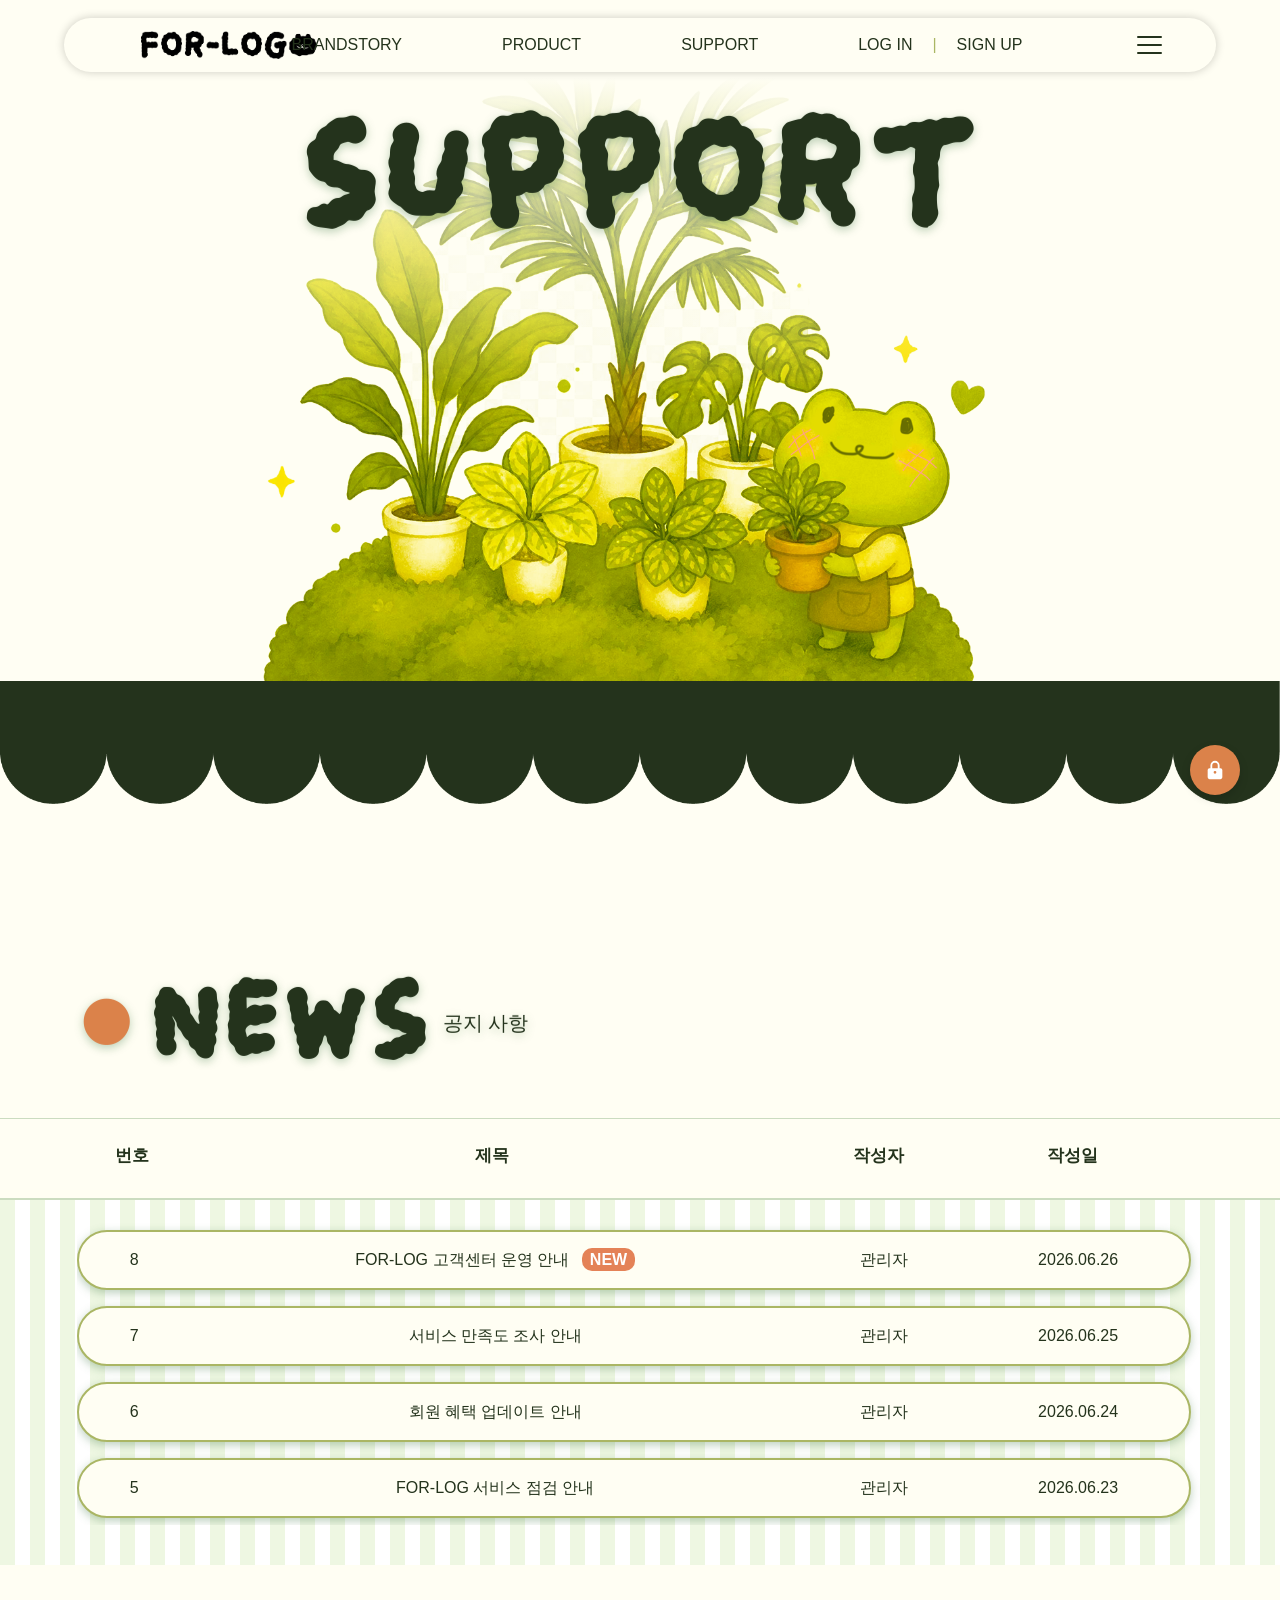
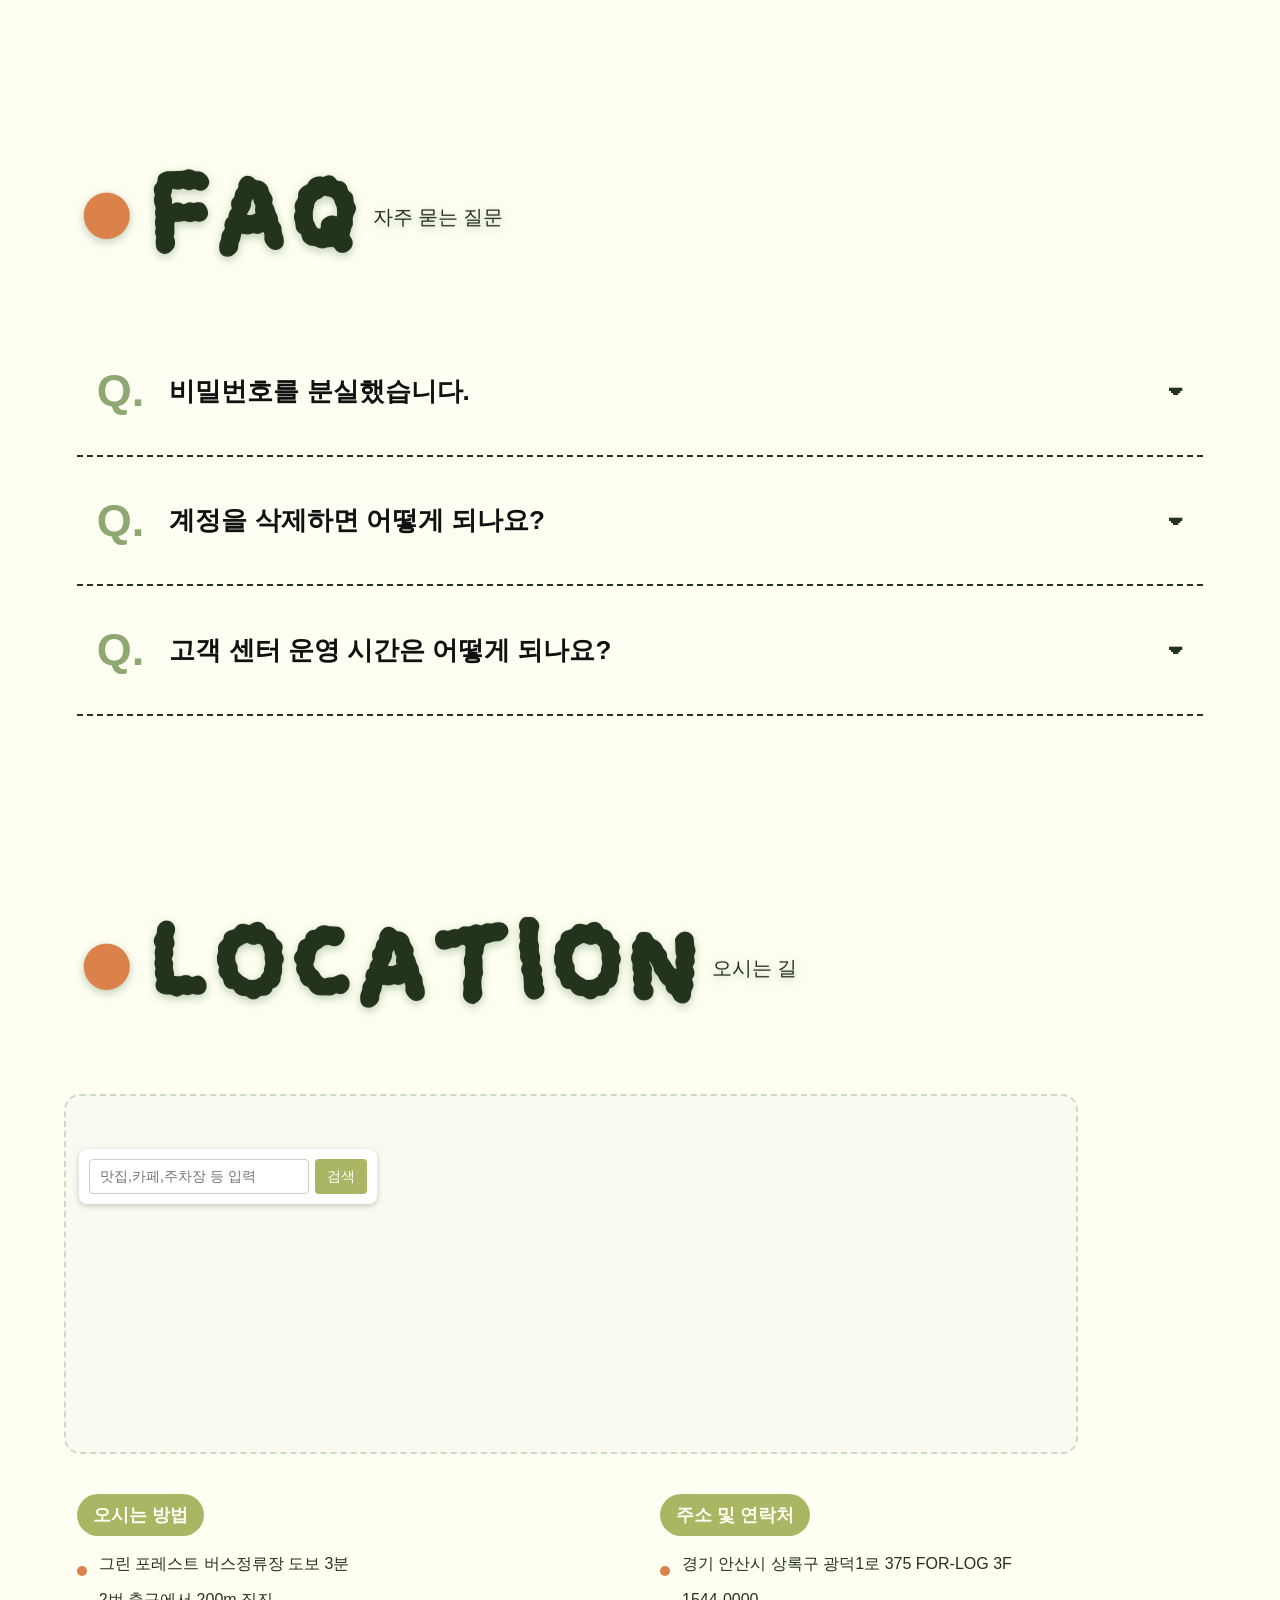
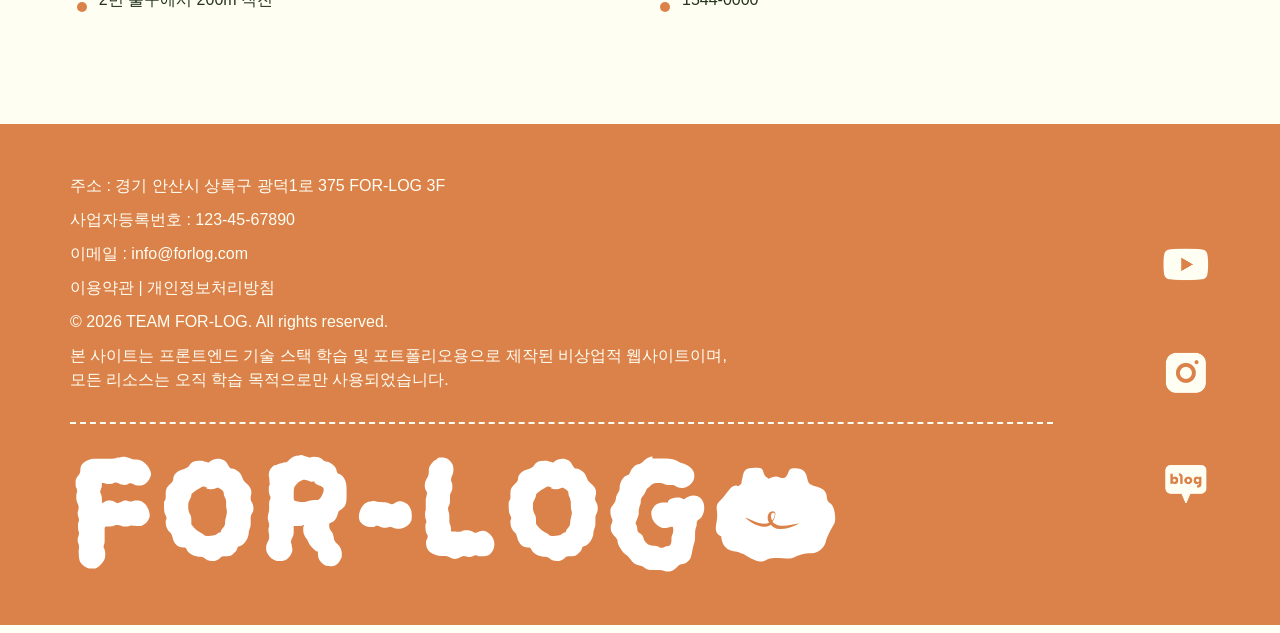
<file: support/index.html>
<!DOCTYPE html>
<html lang="ko">

<head>
    <meta charset="UTF-8">
    <meta name="viewport" content="width=device-width, initial-scale=1.0">
    <script src="https://code.jquery.com/jquery-3.7.1.min.js"></script>
    <title>FOR-LOG | SUPPORT</title>
    <link rel="stylesheet" href="./reset.css">
    <link rel="stylesheet" href="./support.css">
</head>

<body>

    <div id="headers"></div>

    <!-------------- 색션 1 이미지 -------------------->
    <section class="section support-hero-section">
        <!-- 본문 제목에 직접 클래스 추가 -->
        <h1 class="support-main-title scroll-fade">SUPPORT</h1>
        <div class="character-img-box">
            <img src="img/character2 2.png" alt="FOR-LOG character">
        </div>
    </section>

    <!--------------색션 1 물결 패턴---------------- -->
    <div class="scallop-divider">
        <img src="../Home/img/png files(and logo)/pattern-green3.png"/>
    </div>

    <!-------------- 색션 2 공지사항 -------------------->
    <section class="section news-section" id="news">
        <!-- 본문 제목에 직접 클래스 추가 -->
        <h2 class="scroll-fade"><span class="dot">&#8226;</span> NEWS <span>공지 사항</span></h2>
        <div class="news-list-stripe-bg">
            <div class="news-list-wrap">
                <div class="news-table-header-box">
                    <div class="news-table-header-inner">
                        <div class="th-num">번호</div>
                        <div class="th-title">제목</div>
                        <div class="th-author">작성자</div>
                        <div class="th-date">작성일</div>
                    </div>
                </div>
                <div class="news-table-body-inner">
                    <div class="news-item">
                        <div class="td-num">8</div>
                        <div class="td-title">FOR-LOG 고객센터 운영 안내 <span class="badge-new">NEW</span></div>
                        <div class="td-author">관리자</div>
                        <div class="td-date">2026.06.26</div>
                    </div>
                    <div class="news-item">
                        <div class="td-num">7</div>
                        <div class="td-title">서비스 만족도 조사 안내</div>
                        <div class="td-author">관리자</div>
                        <div class="td-date">2026.06.25</div>
                    </div>
                    <div class="news-item">
                        <div class="td-num">6</div>
                        <div class="td-title">회원 혜택 업데이트 안내</div>
                        <div class="td-author">관리자</div>
                        <div class="td-date">2026.06.24</div>
                    </div>
                    <div class="news-item">
                        <div class="td-num">5</div>
                        <div class="td-title">FOR-LOG 서비스 점검 안내</div>
                        <div class="td-author">관리자</div>
                        <div class="td-date">2026.06.23</div>
                    </div>
                    <div class="news-item">
                        <div class="td-num">4</div>
                        <div class="td-title">개인정보처리방침 개정 안내</div>
                        <div class="td-author">관리자</div>
                        <div class="td-date">2026.06.15</div>
                    </div>
                    <div class="news-item">
                        <div class="td-num">3</div>
                        <div class="td-title">액세스 기능 개선 안내</div>
                        <div class="td-author">관리자</div>
                        <div class="td-date">2026.06.01</div>
                    </div>
                    <div class="news-item">
                        <div class="td-num">2</div>
                        <div class="td-title">모바일 앱 환경 최적화 업데이트 완료 안내</div>
                        <div class="td-author">관리자</div>
                        <div class="td-date">2026.05.20</div>
                    </div>
                    <div class="news-item">
                        <div class="td-num">1</div>
                        <div class="td-title">FOR-LOG 정식 서비스 오픈 가이드</div>
                        <div class="td-author">관리자</div>
                        <div class="td-date">2026.05.01</div>
                    </div>
                </div>
            </div>
        </div>
    </section>

    <!----------색션2 팝업 모달창-->
    <div id="newsModal" class="news-modal">
        <div class="news-modal-content">
            <span class="news-modal-close">&times;</span>
            <div class="news-modal-body">
                <div class="modal-top-tag">
                    <span class="modal-dot">&#8226;</span> NEWS <span>공지 사항</span>
                </div>
                <h3 id="modalTitle">공지사항 제목</h3>
                <div class="modal-meta">
                    <span>번호: <strong id="modalNum">-</strong></span>
                    <span>작성자: <strong id="modalAuthor">-</strong></span>
                    <span>작성일: <strong id="modalDate">-</strong></span>
                </div>
                <div class="modal-divider"></div>
                <div id="modalText">공지사항 내용이 들어가는 자리입니다.</div>
            </div>
        </div>
    </div>

    <!-------------- 색션 3 자주묻는질문답변 -------------------->
    <section class="section faq-section" id="faq">
        <!-- 본문 제목에 직접 클래스 추가 -->
        <h2 class="scroll-fade"><span class="dot">&#8226;</span> FAQ <span>자주 묻는 질문</span></h2>
        <div class="faq-accordion">
            <div class="faq-item">
                <div class="faq-question"><span class="q-icon">Q.</span>
                    <p>비밀번호를 분실했습니다.</p><span class="arrow-icon">&#9662;</span>
                </div>
                <div class="faq-answer"><span class="a-icon">A.</span>
                    <p>로그인 페이지의 비밀번호 재설정 링크를 이용해 주세요. 가입하신 이메일 주소로 재설정 메일이 발송됩니다.</p>
                </div>
            </div>
            <div class="faq-item">
                <div class="faq-question"><span class="q-icon">Q.</span>
                    <p>계정을 삭제하면 어떻게 되나요?</p><span class="arrow-icon">&#9662;</span>
                </div>
                <div class="faq-answer"><span class="a-icon">A.</span>
                    <p>계정 정보와 저장된 기록이 영구히 삭제되므로, 중요한 데이터는 미리 백업해 두시기 바랍니다.</p>
                </div>
            </div>
            <div class="faq-item">
                <div class="faq-question"><span class="q-icon">Q.</span>
                    <p>고객 센터 운영 시간은 어떻게 되나요?</p><span class="arrow-icon">&#9662;</span>
                </div>
                <div class="faq-answer"><span class="a-icon">A.</span>
                    <p>FOR-LOG 고객 센터는 평일 10:00부터 17:00까지 운영되며, 점심시간, 주말 및 공휴일은 제외됩니다.</p>
                </div>
            </div>
        </div>
    </section>

    <!-------------- 색션 4 오시는길 -------------------->
    <section class="section location-section" id="location">
        <!-- 本문 제목에 직접 클래스 추가 -->
        <h2 class="scroll-fade"><span class="dot">&#8226;</span> LOCATION <span>오시는 길</span></h2>
        <div class="wave-deco bottom-wave"></div>
        <div style="width: min(90%, 1500px); margin: 0 auto; position: relative;">
            <div class="map-api-box" id="map" style="margin: 40px 0;"></div>
            <div
                style="position: absolute; top: 55px; left: 15px; z-index: 10; display: flex; flex-direction: column; gap: 10px;">
                <div
                    style="background: white; padding: 10px; border-radius: 8px; box-shadow: 0 2px 6px rgba(0,0,0,0.2); display: flex; gap: 6px;">
                    <input type="text" id="keyword" placeholder="맛집,카페,주차장 등 입력"
                        style="border: 1px solid #ccc; padding: 6px 10px; border-radius: 4px; font-size: 14px; width: 220px;">
                    <button onclick="searchPlaces()"
                        style="background: var(--main-color, #2C4224); color: white; border: none; padding: 6px 12px; border-radius: 4px; cursor: pointer; font-size: 14px;">검색</button>
                </div>
                <div id="menu_wrap"
                    style="background: white; border-radius: 8px; box-shadow: 0 2px 6px rgba(0,0,0,0.2); max-height: 300px; overflow-y: auto; display: none; padding: 10px; position: relative; width: 240px;">
                    <button onclick="closePlacesList()"
                        style="position: absolute; top: 8px; right: 10px; background: none; border: none; font-size: 16px; font-weight: bold; color: #999; cursor: pointer; z-index: 20;">✕</button>
                    <ul id="placesList" style="list-style: none; padding: 0; margin: 20px 0 0 0;"></ul>
                    <div id="pagination" style="margin-top: 10px; text-align: center;"></div>
                </div>
            </div>
        </div>

        <div class="location-info-container">
            <div class="info-inner">
                <div class="info-block">
                    <div class="info-tag-title">오시는 방법</div>
                    <div class="info-row"><span class="icon"></span>
                        <p>그린 포레스트 버스정류장 도보 3분</p>
                    </div>
                    <div class="info-row"><span class="icon"></span>
                        <p>2번 출구에서 200m 직진</p>
                    </div>
                </div>
                <div class="info-block">
                    <div class="info-tag-title">주소 및 연락처</div>
                    <div class="info-row"><span class="icon"></span>
                        <p>경기 안산시 상록구 광덕1로 375 FOR-LOG 3F</p>
                    </div>
                    <div class="info-row"><span class="icon"></span>
                        <p>1544-0000</p>
                    </div>
                </div>
            </div>
        </div>
    </section>

    <div id="footer"></div>

    <!-------------- 마우스 커서 효과 연결 -------------------->
    <div class="roundG4"></div>
    <script src="../products/mouseEffect.js"></script>

    <!------------스크립트 연결------------>
    <script type="text/javascript"
        src="https://dapi.kakao.com/v2/maps/sdk.js?appkey=f31372f50de7327023abf3be4282e61c&libraries=services"></script>
    <script src="./support.js"></script>
    <script src="../common/header.js"></script>
</body>
</html>
</file>
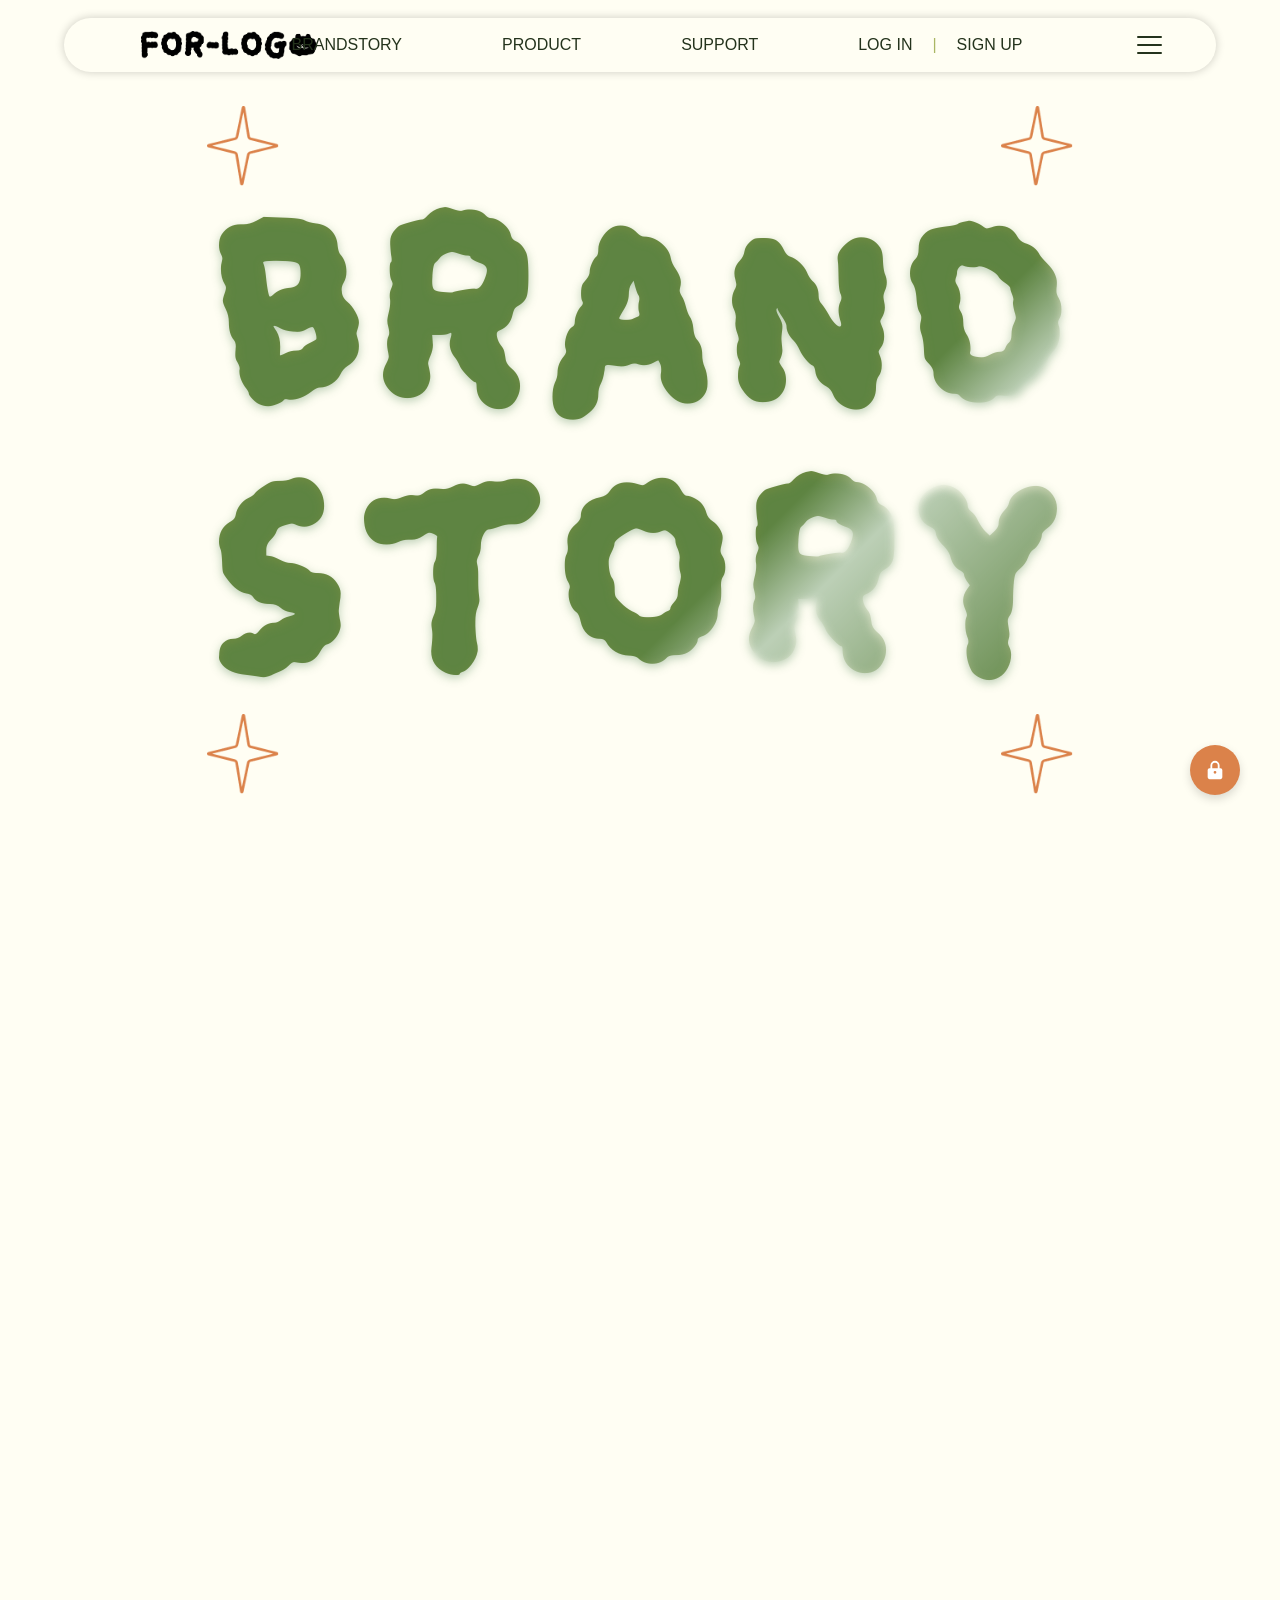
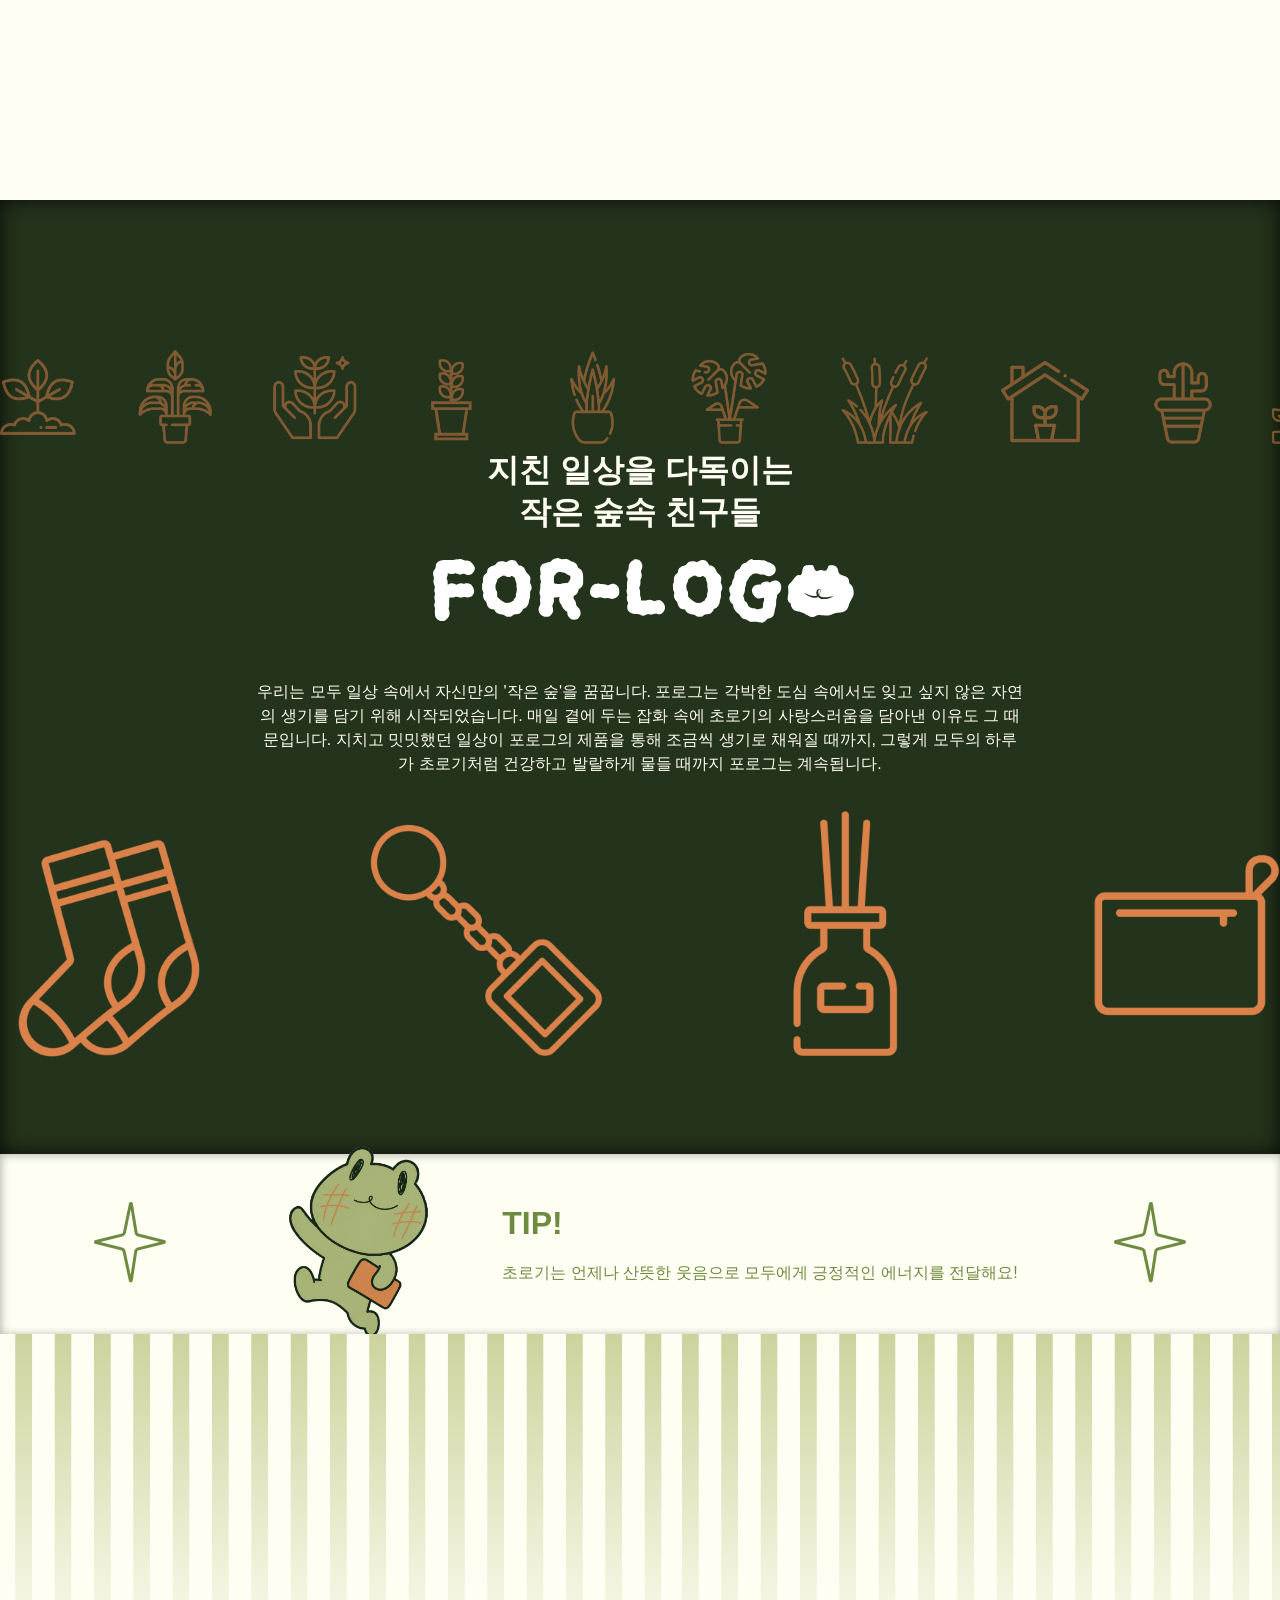
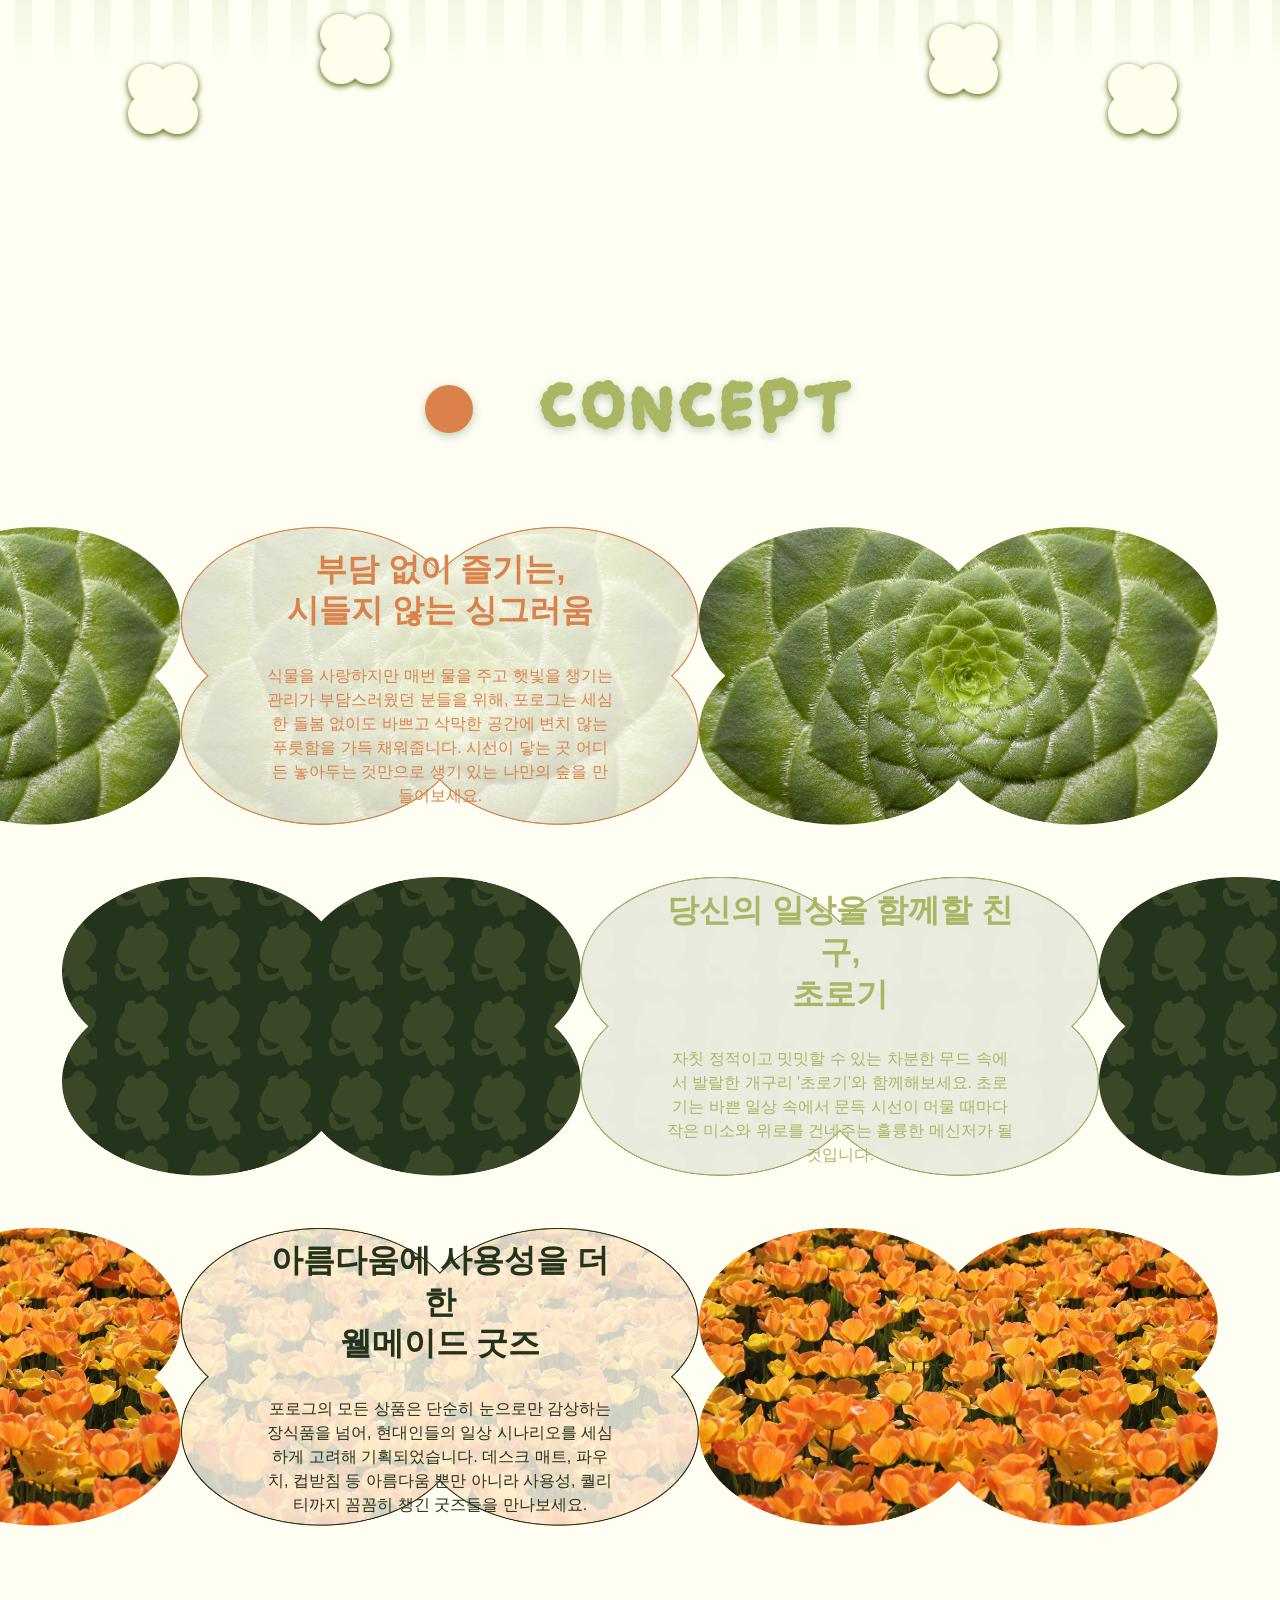
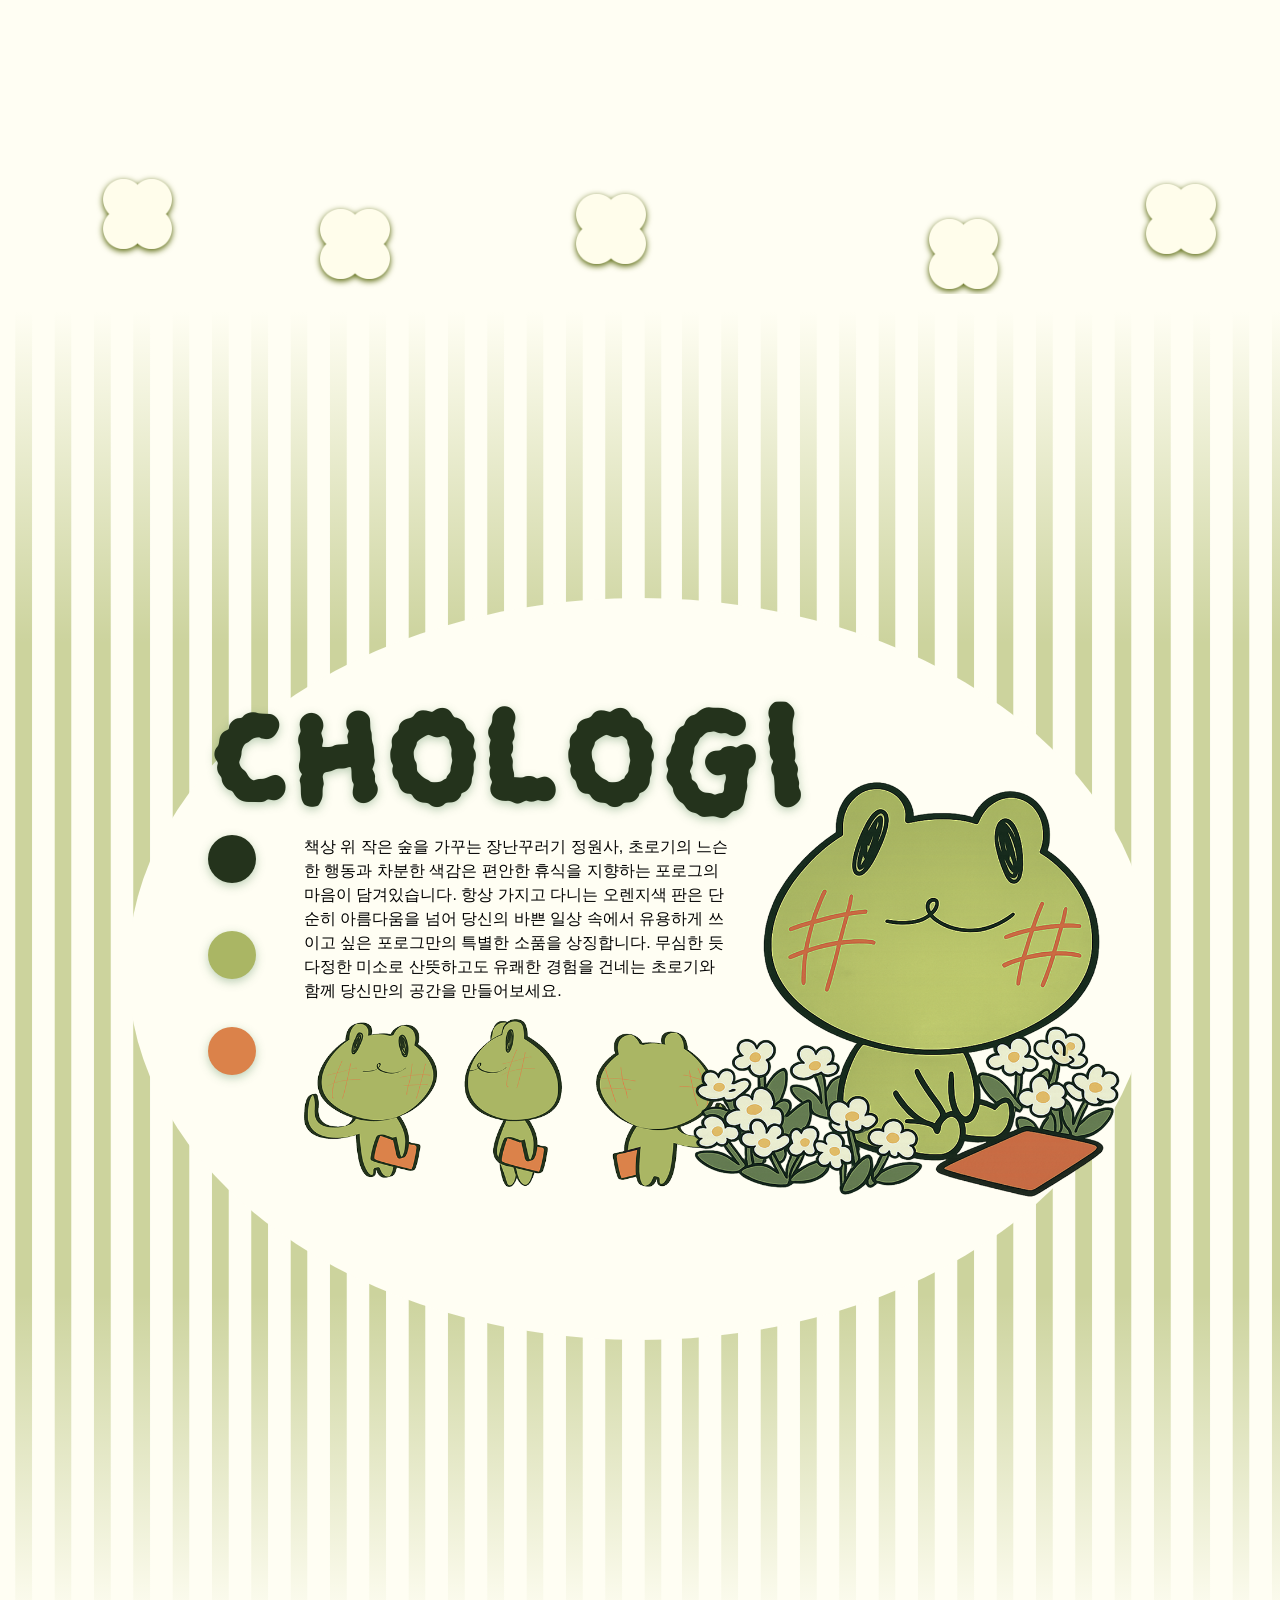
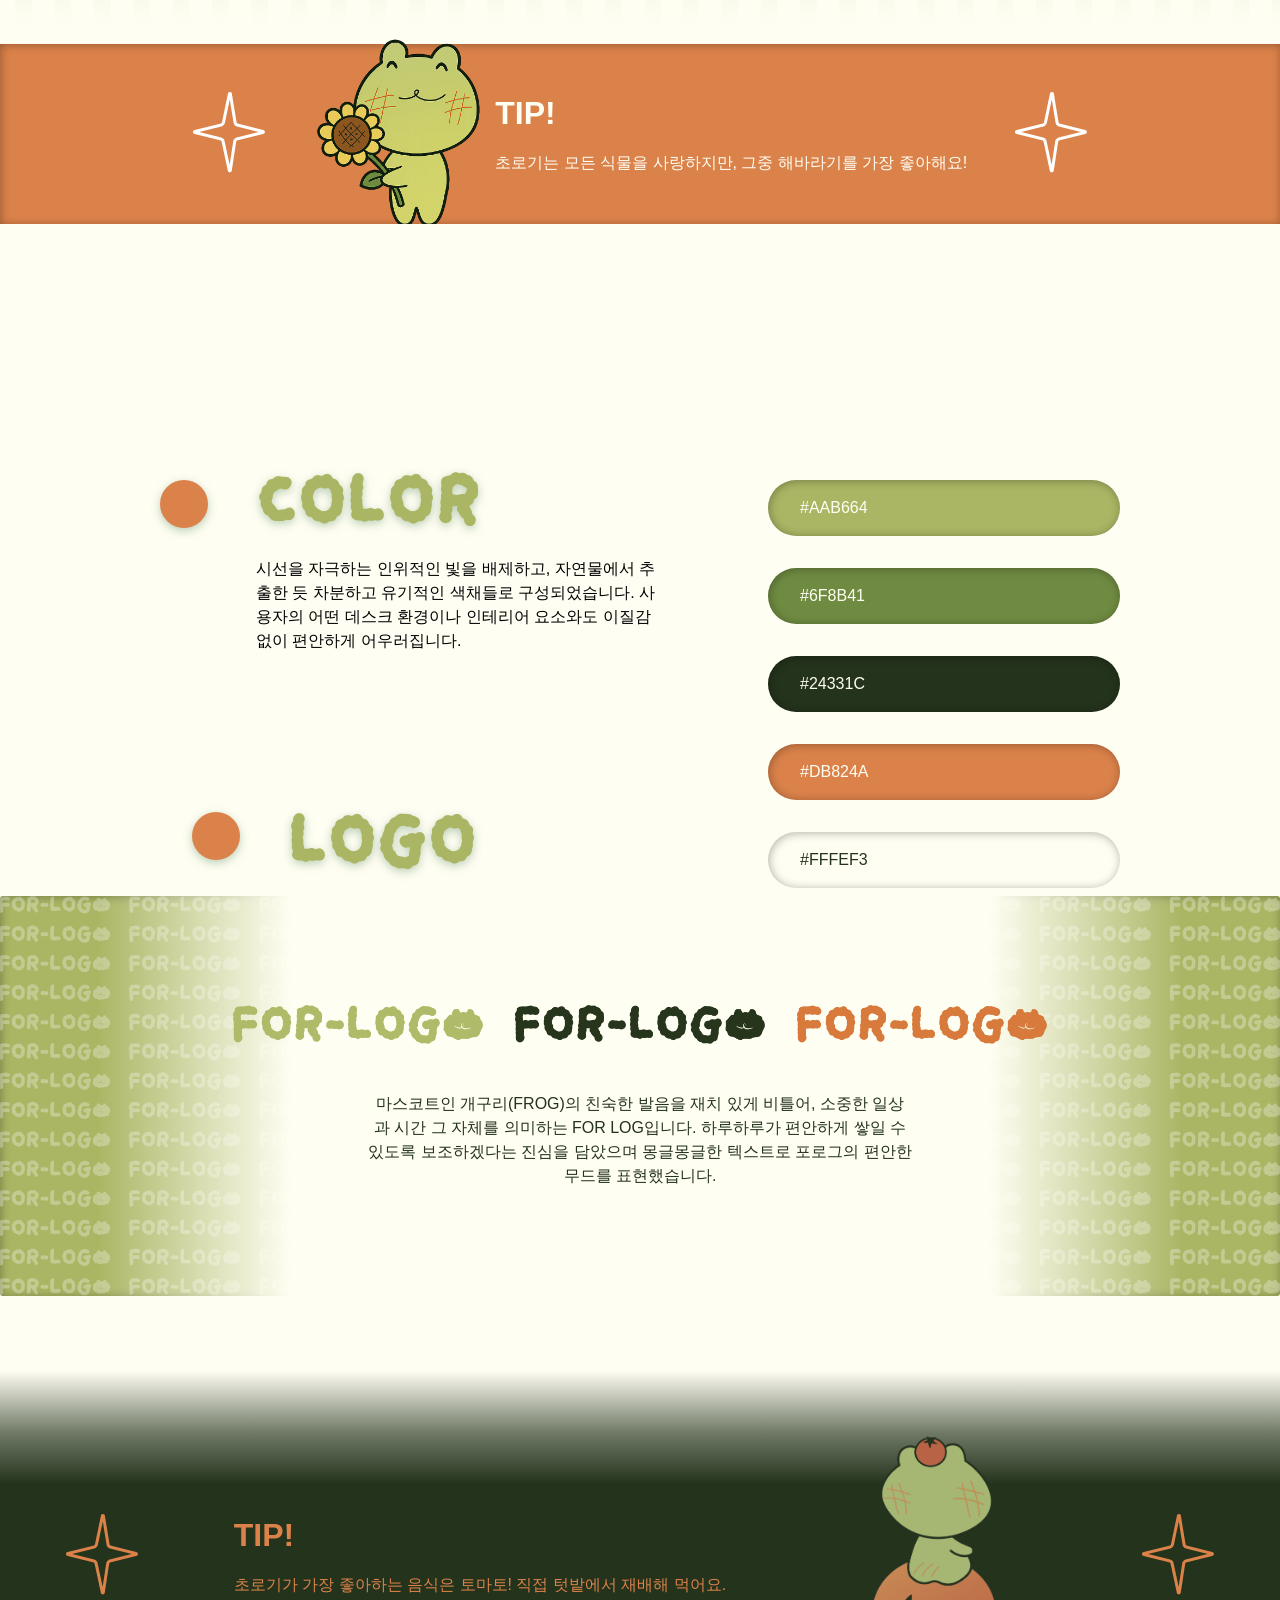
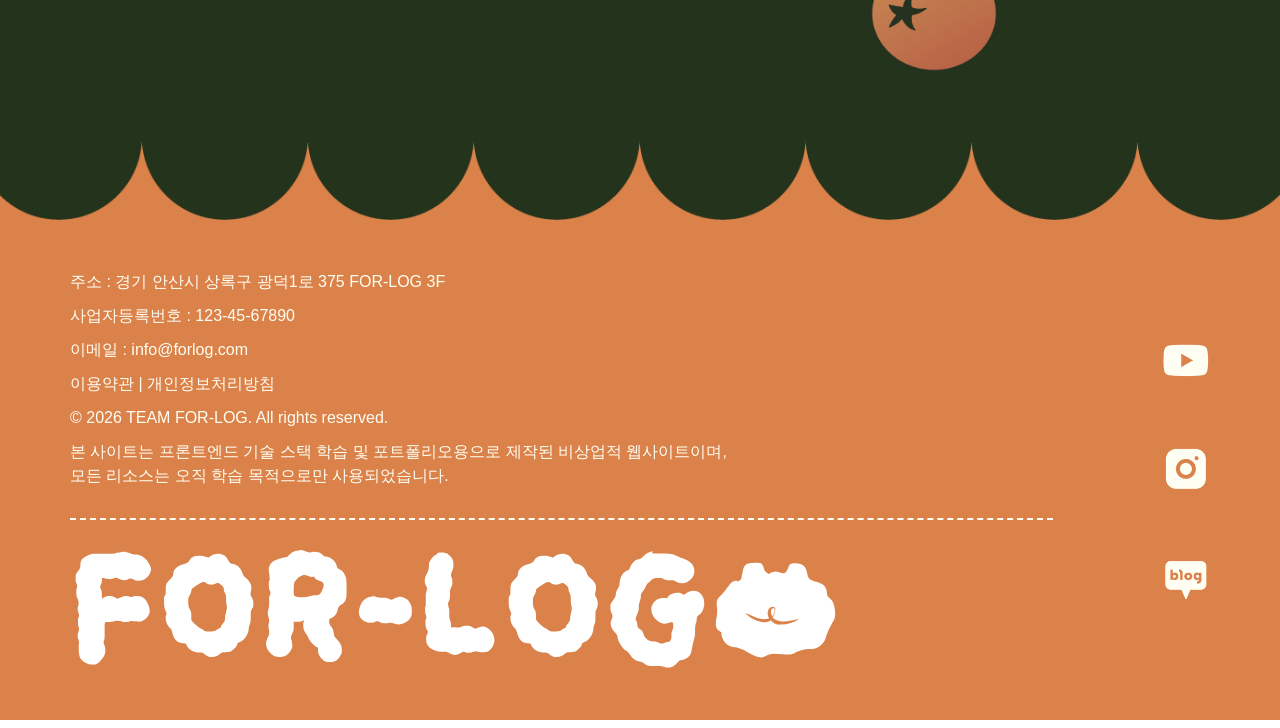
<file: brandstory/brandstory.html>
<!DOCTYPE html>
<html lang="en">
<head>
    <meta charset="UTF-8">
    <meta name="viewport" content="width=device-width, initial-scale=1.0, maximum-scale=1.0, user-scalable=no">
    <title>Document</title>
    <script src="https://code.jquery.com/jquery-3.7.1.min.js" integrity="sha256-/JqT3SQfawRcv/BIHPThkBvs0OEvtFFmqPF/lYI/Cxo=" crossorigin="anonymous"></script>
    <link rel="stylesheet" href="./brandstory.css"/>
    <link rel="stylesheet" href="../common/FontAndColor/FontAndColor.css">
</head>
<body>
    <div id="headers"></div>

    <!-- ============----------=====================타이틀==zz========-=-------========================= -->
    <section class="scroll">
        <section class="first">
            <div class="glassesChologi">
                <div class="glasses"></div>
                <div class="glasses"></div>
                <img src="../common/img/chologi3.png"/>
            </div>
            <div class='titleBox'>
                <div class="light">
                    <img src="../common/img/Star.png" alt="star"/>
                    <img src="../common/img/Star.png" alt="star"/>
                </div>
                <h1>BRAND<br>STORY</h1>
                <div class="light">
                    <img src="../common/img/Star.png" alt="star"/>
                    <img src="../common/img/Star.png" alt="star"/>
                </div>
            </div>
        </section>
    </section>
    <!-- ================================의의============================================== -->
    <section class="seconde">
        <div class="plantPictogram">
            <div class="slider">
                <img src="../common/img/plants.png" alt="plants"/>
                <img src="../common/img/plants.png" alt="plants"/>
                <img src="../common/img/plants.png" alt="plants"/>
                <img src="../common/img/plants.png" alt="plants"/>
            </div>
        </div>
        <div class="productPictogram">
            <div class="slider">
                <img src="../common/img/object.png" alt="products"/>
                <img src="../common/img/object.png" alt="products"/>
                <img src="../common/img/object.png" alt="products"/>
                <img src="../common/img/object.png" alt="products"/>
            </div>
        </div>
        <div class="textBox">
            <h1>지친 일상을 다독이는<br>작은 숲속 친구들</h1>
            <img class="logo" src="../Home/img/SVG files/logo/logo(white).svg"/>
            <p>우리는 모두 일상 속에서 자신만의 '작은 숲'을 꿈꿉니다. 포로그는 각박한 도심 속에서도 잊고 싶지 않은 자연의 생기를 담기 위해 시작되었습니다. <span class='forlogInfo'>매일 곁에 두는 잡화 속에 초로기의 사랑스러움을 담아낸 이유도 그 때문입니다. 지치고 밋밋했던 일상이 포로그의 제품을 통해 조금씩 생기로 채워질 때까지, 그렇게</span> 모두의 하루가 초로기처럼 건강하고 발랄하게 물들 때까지 포로그는 계속됩니다.</p>
        </div>
    </section>
<!-- ========================================팁1================================================== -->
 <section class="secondeSub">
    <div class="light"><img src="../common/img/realStarTwo.png"></div>
        <div class="jump">
            <img src="../common/img/choro-gi6.png"/>
        </div>
        <div class="textBox">
            <h2>TIP!</h2>
            <p>초로기는 언제나 산뜻한 웃음으로 모두에게 긍정적인 에너지를 전달해요!</p>
        </div>
        <div class="light"><img src="../common/img/realStarTwo.png"></div>
 </section>
    <!-- ========================================컨셉=============================== -->
    <section class="third"id='concept'>
        <div class="stripe">
            <div class="gradiant"></div>
            <img src="../common/img/pattern.png"/>
        </div>
        <!-- 떠다니는 클로버들 (타이틀 위) -->
        <div class="floatingCloversTop">
            <img src="../common/img/clover-color-white.png" class="floatingClover float1">
            <img src="../common/img/clover-color-white.png" class="floatingClover float2">
            <img src="../common/img/clover-color-white.png" class="floatingClover float3">
            <img src="../common/img/clover-color-white.png" class="floatingClover float4">
        </div>
        <div class="titleBox">
            <div class="circle"></div>
            <h1>CONCEPT</h1>
        </div><!-- ========================================1번째 줄 클로버들=============================== -->
        <div class="clovers firstClovers item">
            <div class="oneClover side"><img src="../common/img/clover1.png"></div>
            <div class="oneClover">
                <img src="../common/img/clover1.png">
                <div class="whiteClover item">
                    <img src="../common/img/clover1white.png">
                    <div class="textBox first item">
                        <h2>부담 없이 즐기는,<br>시들지 않는 싱그러움</h2>
                        <p>식물을 사랑하지만 매번 물을 주고 햇빛을 챙기는 관리가 부담스러웠던 분들을 위해, 포로그는 세심한 돌봄 없이도 바쁘고 삭막한 공간에 변치 않는 푸릇함을 가득 채워줍니다. 시선이 닿는 곳 어디든 놓아두는 것만으로 생기 있는 나만의 숲을 만들어보세요.</p>
                    </div>
                </div>
            </div>
            <div class="oneClover side"><img src="../common/img/clover1.png"></div>
        </div><!-- ========================================2번째 줄 클로버들=============================== -->
        <div class="clovers secondeClovers item">
            <div class="oneClover side"><img src="../common/img/clover2.png"></div>
            <div class="oneClover">
                <img src="../common/img/clover2.png">
                <div class="whiteClover item">
                    <img src="../common/img/clover2white.png">
                    <div class="textBox second item">
                        <h2>당신의 일상을 함께할 친구,<br>초로기</h2>
                        <p>자칫 정적이고 밋밋할 수 있는 차분한 무드 속에서 발랄한 개구리 '초로기'와 함께해보세요.  초로기는 바쁜 일상 속에서 문득 시선이 머물 때마다 작은 미소와 위로를 건네주는 훌륭한 메신저가 될 것입니다.</p>
                    </div>
                </div>
            </div>
            <div class="oneClover side"><img src="../common/img/clover2.png"></div>
        </div><!-- ========================================3번째 줄 클로버들=============================== -->
        <div class="clovers thirdClovers item">
            <div class="oneClover side"><img src="../common/img/clover3.png"></div>
            <div class="oneClover">
                <img src="../common/img/clover3.png">
                <div class="whiteClover item">
                    <img src="../common/img/clover3white.png">
                    <div class="textBox third item">
                        <h2>아름다움에 사용성을 더한<br>웰메이드 굿즈</h2>
                        <p>포로그의 모든 상품은 단순히 눈으로만 감상하는 장식품을 넘어, 현대인들의 일상 시나리오를 세심하게 고려해 기획되었습니다. 데스크 매트, 파우치, 컵받침 등 아름다움 뿐만 아니라 사용성, 퀄리티까지 꼼꼼히 챙긴 굿즈들을 만나보세요.</p>
                    </div>
                </div>
            </div>
            <div class="oneClover side"><img src="../common/img/clover3.png"></div>
        </div>
        <!-- 떠다니는 클로버들 (섹션 사이) -->
        <div class="floatingCloversBetween">
            <img src="../common/img/clover-color-white.png" class="floatingClover float1">
            <img src="../common/img/clover-color-white.png" class="floatingClover float2">
            <img src="../common/img/clover-color-white.png" class="floatingClover float3">
            <img src="../common/img/clover-color-white.png" class="floatingClover float4">
            <img src="../common/img/clover-color-white.png" class="floatingClover float5">
        </div>
    </section>
    <!-- =========================================마스코트================================== -->
    <section class="fourth" id="chologi"> 
        <div class="gradiantone"></div>
        <div class="stripe">
            <img src="../common/img/pattern.png"/>
        </div>
        <div class="circle">
            <div class="titleBox">
                <h1>CHOLOGI</h1>
                <!-- <p>초로기</p> -->
            </div>
            <div class="detailBox item">
                <div class="leftBox">
                    <div class="circle circleOne"></div>
                    <div class="circle circleTwo"></div>
                    <div class="circle circleThree"></div>
                </div>
                <div class="rightBox">
                    <p>책상 위 작은 숲을 가꾸는 장난꾸러기 정원사, 초로기의 느슨한 행동과 차분한 색감은 편안한 휴식을 지향하는 포로그의 마음이 담겨있습니다. <span class="chologiInfo">항상 가지고 다니는 오렌지색 판은 단순히 아름다움을 넘어 당신의 바쁜 일상 속에서 유용하게 쓰이고 싶은 포로그만의 특별한 소품을 상징합니다. 무심한 듯 다정한 미소로 산뜻하고도 유쾌한 경험을 건네는 초로기와 함께 당신만의 공간을 만들어보세요.</span></p>
                    <img src="../common/img/chologi2.png">
                </div>
            </div>
            <div class="imgBox">
                <img src="../common/img/chologi.png">
            </div>
        </div>
        <div class="gradiantwo"></div>
    </section>
     <!-- ========================================팁===================================================  -->
    <section class="fourthSub">
        <div class="light"><img src="../common/img/startwo.png"></div>
        <div class="sunflower">
            <img src="../Home/img/character image/PNG/sunflower (2).png"/>
        </div>
        <div class="textBox">
            <h2>TIP!</h2>
            <p>초로기는 모든 식물을 사랑하지만, 그중 해바라기를 가장 좋아해요!</p>
        </div>
        <div class="light"><img src="../common/img/startwo.png"></div>
    </section>
    <!-- =========================================디자인======================================= -->
    <section class="fifth">
        <div class="up">
            <div class="titleBox">
                <div class="circle"></div>
                <div class="textBox">
                    <h1>COLOR</h1>
                    <p>시선을 자극하는 인위적인 빛을 배제하고, 자연물에서 추출한 듯 차분하고 유기적인 색채들로 구성되었습니다. 사용자의 어떤 데스크 환경이나 인테리어 요소와도 이질감 없이 편안하게 어우러집니다.</p>
                </div>
            </div>
            <div class="colorBox">
                <div class="main">#AAB664</div>
                <div class="sub">#6F8B41</div>
                <div class="dark">#24331C</div>
                <div class="point">#DB824A</div>
                <div class="bg">#FFFEF3</div>
            </div>
        </div>
        <div class="down">
            <div class="titleBox">
                <div class="circle"></div>
                <h1>LOGO</h1>
            </div>
            <div class="logoOutBox">
                <div class="logoInBox">
                    <div class="logo">
                        <img src="../common/img/goodLogo(green).png"/>
                        <img src="../common/img/goodLogo(dark).png"/>
                        <img src="../common/img/goodLogo(orange).png"/>
                    </div> 
                    <p class="text">마스코트인 개구리(FROG)의 친숙한 발음을 재치 있게 비틀어, 소중한 일상과 시간 그 자체를 의미하는 FOR LOG입니다. <span class="logoInfo">하루하루가 편안하게 쌓일 수 있도록 보조하겠다는 진심을 담았으며 몽글몽글한 텍스트로 포로그의 편안한 무드를 표현했습니다.</span></p>                                             
                </div>
                <div class="slider">
                    <img src="../common/img/logos.png"/><img src="../common/img/logos.png"/>
                </div>
            </div>
        </div>
    </section>
    <section class="fifthSub">
        <div class="light"><img src="../common/img/realStarThree.png"></div>
        <div class="textBox">
            <h2>TIP!</h2>
            <p>초로기가 가장 좋아하는 음식은 토마토! 직접 텃밭에서 재배해 먹어요.</p>
        </div>
        <div class="tomato">
            <img src="../Home/img/character image/PNG/tomato.png"/>
        </div>
        <div class="light"><img src="../common/img/realStarThree.png"></div>
    </section>
    <section class="frill">
    <img src="../Home/img/png files(and logo)/pattern-green3.png"/>
    </section>
    
    <div class="roundG4"></div>
    <div id="footer"></div>
    <script src="../products/mouseEffect.js"></script>
    
    <script src="../common/header.js"></script>
    <script>
        fetch('../common/header.html')
            .then(response => response.text())
            .then(data => {
                document.getElementById('headers').innerHTML = data;
                initHeader(); 
            });
        fetch('../common/footer.html')
            .then(response => response.text())
            .then(data => {
                document.getElementById('footer').innerHTML = data;

            });
    </script>
    <script src="./brandstory.js"></script>
</body>
</html>
</file>
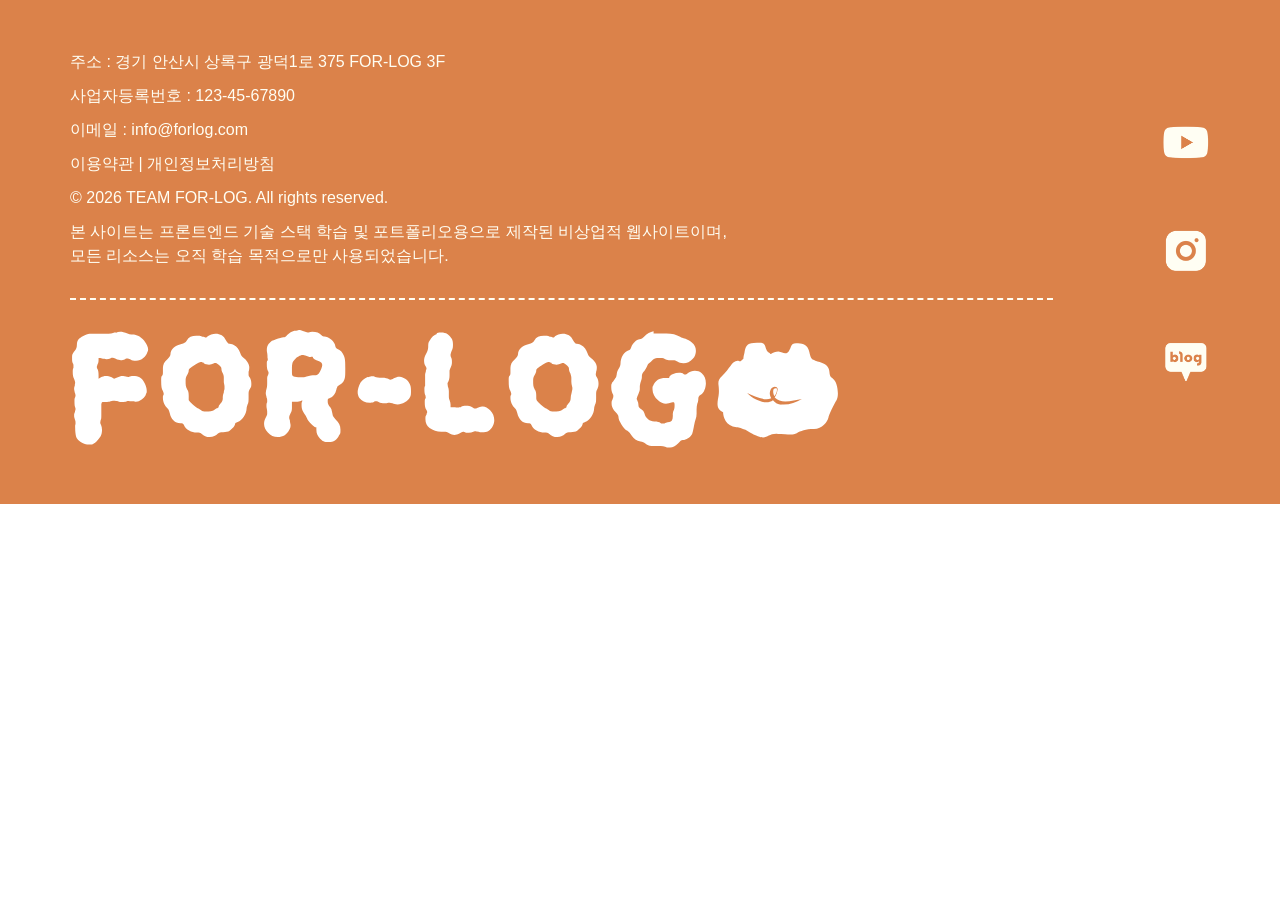
<file: common/footer.html>
<!DOCTYPE html>
<html lang="en">
<head>
    <meta charset="UTF-8">
    <meta name="viewport" content="width=device-width, initial-scale=1.0">
    <title>Document</title>
    <link rel="stylesheet" href="../common/FontAndColor/FontAndColor.css">
    <style>
        html, body {
            margin: 0;
            padding: 0;
        }
        footer{
            width: 100%; min-height: 40vh;
            background-color: var(--point-color);
            padding: 50px 70px;
            display: flex; justify-content: space-between;
            box-sizing: border-box;
        }
        .left{
            display: flex; flex-direction: column; gap: 30px; justify-content: space-between;
            width: 70rem; 
        }
        .info{
            font: var(--small2-font);
            color: var(--bg-color);
            display: flex; flex-direction: column; gap: 10px;
        }
        .line{
            width: 90%;
        }
        .logo{
            width: 80%;
        }
        .logo>img{
            width: 100%;
        }
        .right{
            display: flex; flex-direction: column; gap: 60px;
            align-items: center; justify-content: center;
        }
        .right>img{
            width: 3rem;
        }
        @media (max-width: 768px) {
        footer{
            padding: 40px 50px;
        }
    }
    </style>
</head>
<body>
    <footer>
        <div class="left">
            <div class="info">
                <p>주소 : 경기 안산시 상록구 광덕1로 375 FOR-LOG 3F</p>
                <p>사업자등록번호 : 123-45-67890</p>
                <p>이메일 : info@forlog.com</p>
                <p>이용약관 | 개인정보처리방침</p>
                <p>© 2026 TEAM FOR-LOG. All rights reserved.</p>
                <p>본 사이트는 프론트엔드 기술 스택 학습 및 포트폴리오용으로 제작된 비상업적 웹사이트이며, <br>모든 리소스는 오직 학습 목적으로만 사용되었습니다.</p>
            </div>
            <div class=line><hr style="border: none; border-top: 2px dashed var(--bg-color);"></div>
            <div class="logo">
                <img src="../Home/img/SVG files/logo/logo(white).svg" alt="logo">
            </div>
        </div>
        <div class="right">
            <img src="../common/img/youtube.png" alt="sns">
            <img src="../common/img/instagram.png" alt="sns">
            <img src="../common/img/blog.png" alt="sns">
        </div>
    </footer>
</body>
</html>
</file>
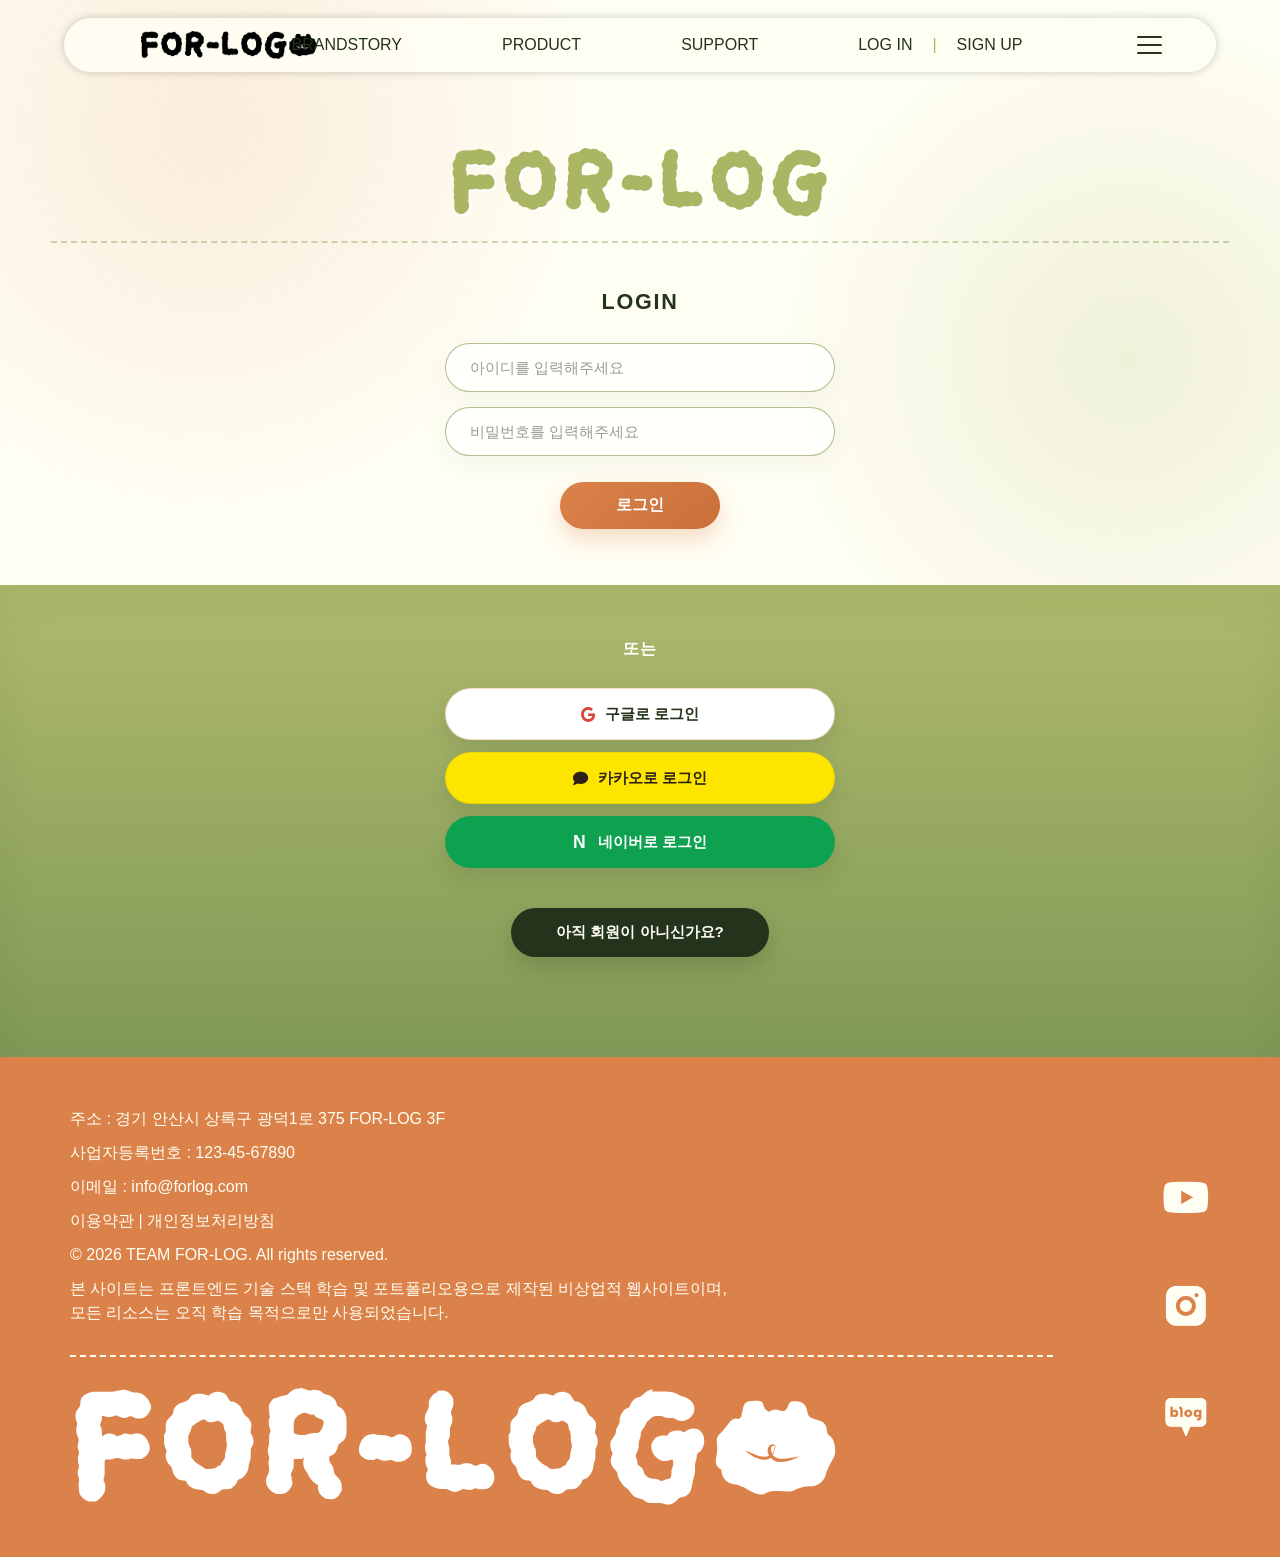
<file: products/login.html>
<!DOCTYPE html>
<html lang="ko">

<head>
    <meta charset="UTF-8">
    <meta name="viewport" content="width=device-width, initial-scale=1.0">
    <title>FOR-LOG - LOG IN</title>
    <!-- jQuery (다른 외부 스크립트에서 참조할 수 있으므로 유지) -->
    <script src="https://code.jquery.com/jquery-3.7.1.min.js"></script>
    <link rel="stylesheet" href="https://cdnjs.cloudflare.com/ajax/libs/font-awesome/6.4.0/css/all.min.css">
    <link rel="stylesheet" href="../common/FontAndColor/FontAndColor.css">

    <style>
        /* FOR-LOG 프로젝트 전용 테마 컬러 정의*/
        :root {
            --main-color: #AAB664;
            --sub-color: #6F8B41;
            --bg-color: #FFFEF3;
            --point-color: #DB824A;
            --dark-color: #24331C;
            --line-color: #E2E8F0;
            --font-cloud: 'Cloudsofa', sans-serif;
        }

        @font-face {
            font-family: 'Cloudsofa';
            src: url('/font/Cloudsofa_namgim-Regular.ttf') format('truetype');
            font-weight: normal;
            font-style: normal;
        }

        * {
            box-sizing: border-box;
            margin: 0;
            padding: 0;
            list-style: none;
            text-decoration: none;
            font-family: 'Pretendard', 'Noto Sans KR', sans-serif;
        }

        body {
            background-color: var(--bg-color);
            color: var(--dark-color);
            overflow-x: hidden;
            display: flex;
            flex-direction: column;
            min-height: 100vh;
        }

        /* 동적으로 불러올 푸터 래퍼를 맨 아래로 밀어내기 */
        #footer {
            margin-top: auto;
            width: 100%;
        }

        a {
            color: inherit;
        }

        /* -----------------------------------------
           로그인 페이지 전용 스타일
        -------------------------------------------- */
        .login-page {
            flex: 1;
            display: flex;
            flex-direction: column;
            width: 100%;
            background:
                radial-gradient(circle at 16% 12%, rgba(219, 130, 74, 0.14), transparent 24rem),
                radial-gradient(circle at 88% 34%, rgba(170, 182, 100, 0.18), transparent 22rem),
                var(--bg-color);
        }

        .login-top {
            padding: 150px 20px 56px;
            display: flex;
            flex-direction: column;
            align-items: center;
            width: 100%;
        }

        .big-logo {
            font-family: var(--font-cloud);
            font-size: clamp(3rem, 6vw, 5.5rem);
            color: var(--main-color);
            margin-bottom: 22px;
            letter-spacing: 2px;
            text-align: center;
            line-height: 0.9;
            text-shadow: 2px 2px 0 rgba(255, 255, 255, 0.9);
        }

        .dashed-divider {
            width: 95%;
            max-width: 1200px;
            border-top: 2px dashed rgba(111, 139, 65, 0.35);
            margin: 0 auto 46px;
        }

        .login-title-simple {
            font-size: 1.35rem;
            font-weight: 900;
            color: var(--dark-color);
            margin-bottom: 28px;
            letter-spacing: 0.08em;
        }

        .simple-input-group {
            display: flex;
            flex-direction: column;
            gap: 15px;
            width: 100%;
            max-width: 390px;
            margin: 0 auto 26px;
        }

        .simple-input {
            width: 100%;
            padding: 15px 24px;
            border: 1.5px solid rgba(111, 139, 65, 0.55);
            border-radius: 50px;
            background: rgba(255, 255, 255, 0.72);
            font-size: 0.95rem;
            color: var(--dark-color);
            outline: none;
            font-weight: 700;
            box-shadow: 0 8px 24px rgba(36, 51, 28, 0.05);
            transition: border-color 0.2s, box-shadow 0.2s, background-color 0.2s;
        }

        .simple-input::placeholder {
            color: rgba(36, 51, 28, 0.48);
            font-weight: 500;
        }

        .simple-input:focus {
            border-color: var(--sub-color);
            box-shadow: 0 0 0 4px rgba(170, 182, 100, 0.18), 0 12px 28px rgba(36, 51, 28, 0.08);
            background: #fff;
        }

        .btn-confirm {
            min-width: 160px;
            background: linear-gradient(135deg, var(--point-color), #c96f38);
            color: #fff;
            border: none;
            border-radius: 50px;
            padding: 13px 50px;
            font-size: 1rem;
            font-weight: 800;
            cursor: pointer;
            transition: transform 0.2s, box-shadow 0.2s;
            box-shadow: 0 10px 22px rgba(219, 130, 74, 0.28);
        }

        .btn-confirm:hover {
            transform: translateY(-2px);
            box-shadow: 0 14px 28px rgba(219, 130, 74, 0.34);
        }

        .login-bottom {
            background: linear-gradient(180deg, rgba(170, 182, 100, 0.94) 0%, rgba(111, 139, 65, 0.88) 100%);
            padding: 54px 20px 100px;
            display: flex;
            flex-direction: column;
            align-items: center;
            width: 100%;
            flex: 1;
            box-shadow: inset 0 18px 40px rgba(36, 51, 28, 0.06);
        }

        .or-text {
            color: #fff;
            font-weight: 800;
            margin-bottom: 28px;
            font-size: 1rem;
            letter-spacing: 0.08em;
        }

        .social-btns {
            display: flex;
            flex-direction: column;
            gap: 12px;
            width: 100%;
            max-width: 390px;
            margin-bottom: 40px;
        }

        .btn-social {
            width: 100%;
            min-height: 52px;
            padding: 0 20px;
            background-color: #fff;
            color: var(--dark-color);
            border: 1px solid rgba(36, 51, 28, 0.08);
            border-radius: 50px;
            font-size: 0.95rem;
            font-weight: 800;
            cursor: pointer;
            transition: transform 0.2s, box-shadow 0.2s, border-color 0.2s;
            display: flex;
            align-items: center;
            justify-content: center;
            gap: 10px;
            box-shadow: 0 10px 22px rgba(36, 51, 28, 0.12);
        }

        .btn-social:hover {
            transform: translateY(-2px);
            box-shadow: 0 14px 28px rgba(36, 51, 28, 0.16);
        }

        .btn-google {
            border-color: rgba(219, 130, 74, 0.28);
        }

        .btn-google i {
            color: #DB4437;
        }

        .btn-kakao {
            background-color: #FEE500;
            color: #2b2118;
            border-color: rgba(36, 51, 28, 0.08);
        }

        .btn-kakao i {
            color: #2b2118;
        }

        .btn-naver {
            background-color: #0ea150;
            color: #fff;
            border-color: transparent;
        }

        .btn-naver span {
            font-family: 'Pretendard', sans-serif;
        }

        .btn-signup-link {
            background-color: var(--dark-color);
            color: var(--bg-color);
            padding: 14px 45px;
            border-radius: 50px;
            font-size: 0.95rem;
            font-weight: 900;
            border: none;
            cursor: pointer;
            transition: transform 0.2s, box-shadow 0.2s;
            box-shadow: 0 10px 22px rgba(36, 51, 28, 0.18);
        }

        .btn-signup-link:hover {
            transform: translateY(-2px);
            box-shadow: 0 14px 30px rgba(36, 51, 28, 0.24);
        }
    </style>
</head>

<body>

    <!-- 팀 공통 헤더가 삽입될 위치 -->
    <div id="headers"></div>

    <!-- 메인 로그인 영역 -->
    <main class="login-page">
        <div class="login-top">
            <h1 class="big-logo">FOR-LOG</h1>
            <div class="dashed-divider"></div>

            <h2 class="login-title-simple">LOGIN</h2>

            <form id="loginForm" onsubmit="return handleLogin(event)" style="width: 100%; text-align: center;">
                <div class="simple-input-group">
                    <input type="text" id="userId" class="simple-input" placeholder="아이디를 입력해주세요"
                        autocomplete="username">
                    <input type="password" id="userPw" class="simple-input" placeholder="비밀번호를 입력해주세요"
                        autocomplete="current-password">
                </div>
                <button type="submit" class="btn-confirm">로그인</button>
            </form>
        </div>

        <div class="login-bottom">
            <div class="or-text">또는</div>
            <div class="social-btns">
                <button type="button" class="btn-social btn-google" onclick="openSocialLogin('google')">
                    <i class="fa-brands fa-google"></i>
                    구글로 로그인
                </button>

                <button type="button" class="btn-social btn-kakao" onclick="openSocialLogin('kakao')">
                    <i class="fa-solid fa-comment"></i>
                    카카오로 로그인
                </button>

                <button type="button" class="btn-social btn-naver" onclick="openSocialLogin('naver')">
                    <span style="font-weight: 900; font-size: 1.1rem; margin-right: 2px;">N</span>
                    네이버로 로그인
                </button>
            </div>
            
            <button type="button" class="btn-signup-link" onclick="location.href='signup.html'">아직 회원이 아니신가요?</button>
        </div>
    </main>

    <!-- 팀 공통 푸터가 삽입될 위치 -->
    <div id="footer"></div>

    <div class="roundG4"></div>
    <script src="../products/mouseEffect.js"></script>

    <!-- 자바스크립트 로직 -->
    <script>
        // 페이지 로드 시 로그인 상태 체크
        window.onload = function () {
            const loggedInUser = localStorage.getItem('forlog_current_user');
            if (loggedInUser) {
                alert(`이미 로그인되어 있습니다. 환영합니다, ${loggedInUser}님! 🌿`);
                location.href = '../Home/index.html';
            }
        };

        // 로그인 처리 함수
        function handleLogin(event) {
            event.preventDefault();

            const userIdInput = document.getElementById('userId').value.trim();
            const userPwInput = document.getElementById('userPw').value.trim();

            if (!userIdInput) {
                alert("아이디를 입력해주세요.");
                document.getElementById('userId').focus();
                return false;
            }
            if (!userPwInput) {
                alert("비밀번호를 입력해주세요.");
                document.getElementById('userPw').focus();
                return false;
            }

            const users = JSON.parse(localStorage.getItem('forlog_users')) || [];
            const matchedUser = users.find(user => user.id === userIdInput && user.pw === userPwInput);

            if (matchedUser) {
                localStorage.setItem('forlog_current_user', matchedUser.name);
                alert(`환영합니다, ${matchedUser.name}님! 로그인 되었습니다. 💚`);
                window.location.href = 'products_index.html';
            } else {
                alert("아이디 또는 비밀번호가 일치하지 않거나, 가입되지 않은 계정입니다.");
                document.getElementById('userPw').value = '';
                document.getElementById('userPw').focus();
            }

            return false;
        }

        // 소셜로그인 페이지 연동
        function openSocialLogin(provider) {
            let url = "";

            // 각 소셜 서비스의 실제 공식 로그인 페이지 URL 주소
            switch (provider) {
                case 'google':
                    url = "https://accounts.google.com/v3/signin/identifier?flowName=GlifWebSignIn&flowEntry=ServiceLogin";
                    break;
                case 'kakao':
                    url = "https://kauth.kakao.com/oauth/authorize";
                    break;
                case 'naver':
                    url = "https://nid.naver.com/nidlogin.login";
                    break;
                default:
                    return;
            }

            // 화면 중앙에 이쁘게 팝업창을 띄우기 위한 좌표 계산
            const width = 500;
            const height = 600;
            const left = (window.screen.width / 2) - (width / 2);
            const top = (window.screen.height / 2) - (height / 2);

            // 실제 팝업창 열기 실행
            window.open(url, `${provider}Login`, `width=${width}, height=${height}, top=${top}, left=${left}, scrollbars=yes, resizable=yes`);
        }
    </script>

    <!-- 공통 헤더/푸터 및 관련 스크립트 비동기 호출 -->
    <script src="../common/header.js"></script>
    <script>
        // Blob 환경 및 개발 환경 공통 에러 처리를 위한 try-catch 추가
        try {
            fetch('../common/header.html')
                .then(response => {
                    if (!response.ok) throw new Error("헤더 파일을 찾을 수 없습니다.");
                    return response.text();
                })
                .then(data => {
                    document.getElementById('headers').innerHTML = data;
                    if (typeof initHeader === 'function') initHeader(); 
                })
                .catch(err => console.warn("헤더를 불러올 수 없습니다 (로컬 환경에서 실행 필요):", err));
        } catch (error) {
            console.warn("헤더 경로를 파싱할 수 없습니다 (미리보기 환경 오류).");
        }

        try {
            fetch('../common/footer.html')
                .then(response => {
                    if (!response.ok) throw new Error("푸터 파일을 찾을 수 없습니다.");
                    return response.text();
                })
                .then(data => {
                    document.getElementById('footer').innerHTML = data;
                })
                .catch(err => console.warn("푸터를 불러올 수 없습니다 (로컬 환경에서 실행 필요):", err));
        } catch (error) {
            console.warn("푸터 경로를 파싱할 수 없습니다 (미리보기 환경 오류).");
        }
    </script>
</body>

</html>
</file>
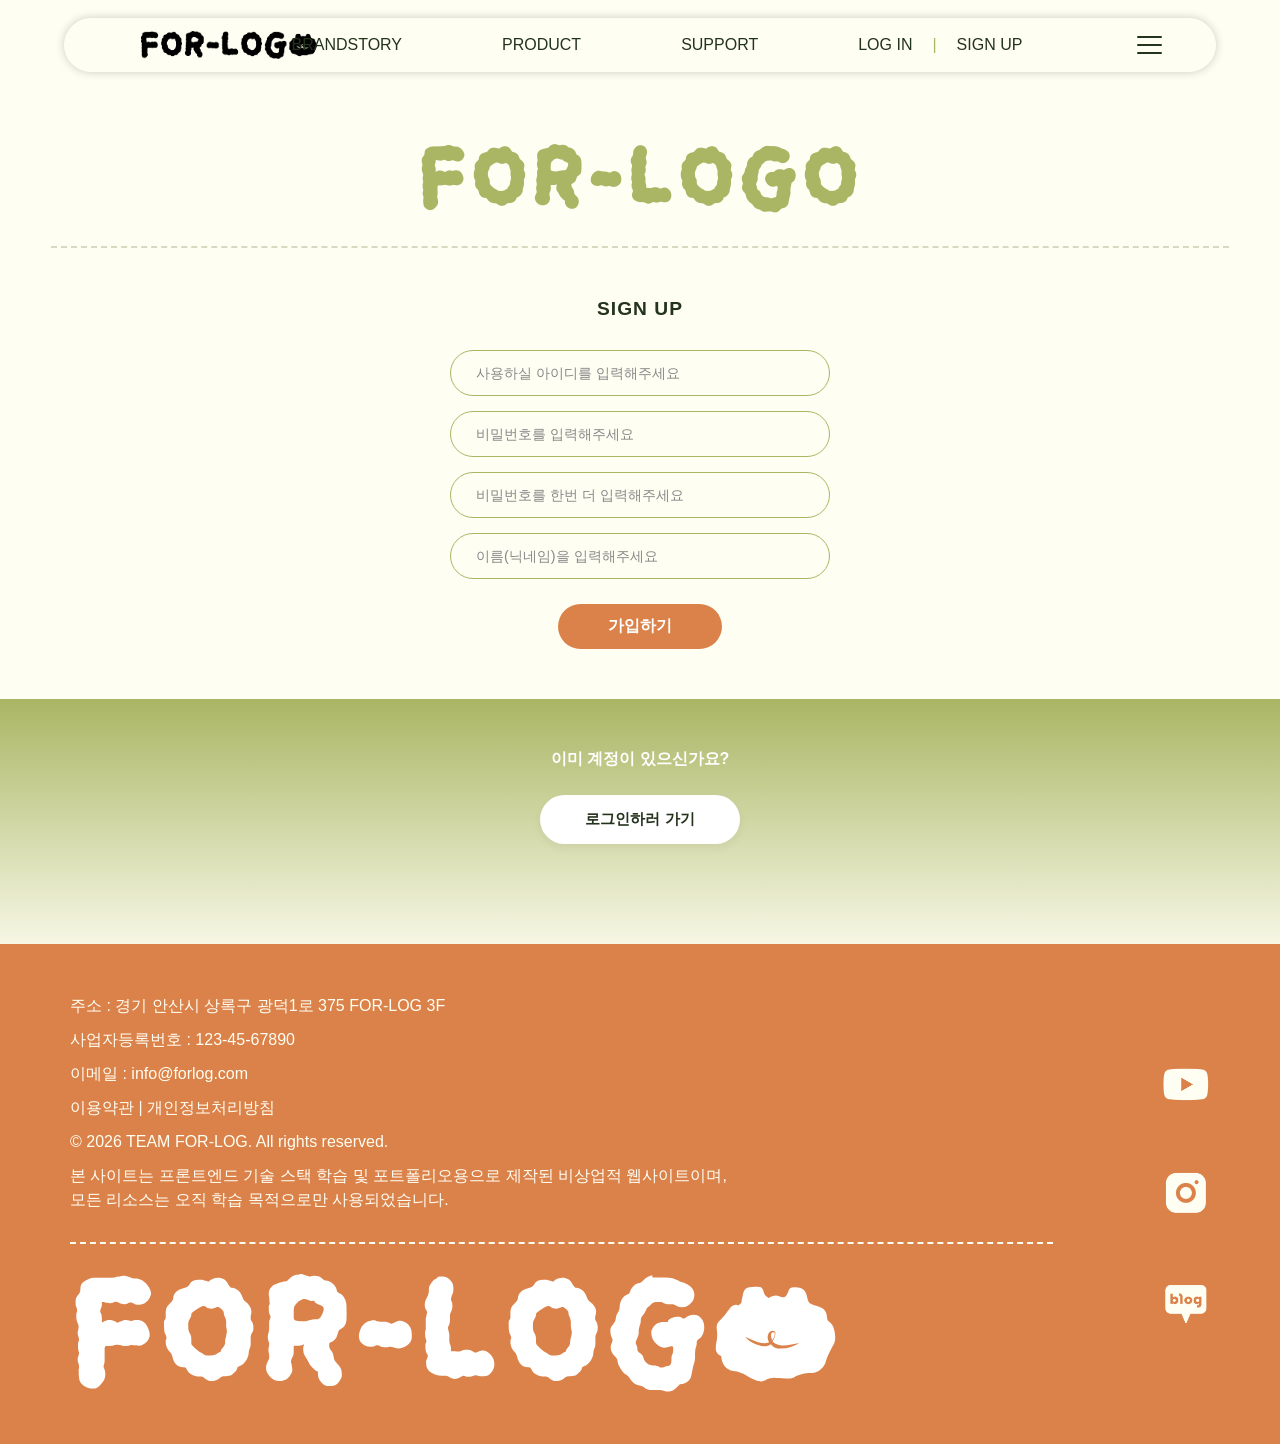
<file: products/signup.html>
<!DOCTYPE html>
<html lang="ko">

<head>
    <meta charset="UTF-8">
    <meta name="viewport" content="width=device-width, initial-scale=1.0">
    <title>FOR-LOG - SIGN UP</title>
    <script src="https://code.jquery.com/jquery-3.7.1.min.js"></script>
    <link rel="stylesheet" href="https://cdnjs.cloudflare.com/ajax/libs/font-awesome/6.4.0/css/all.min.css">
    <link rel="stylesheet" href="../common/FontAndColor/FontAndColor.css">

    <style>
        /* FOR-LOG 프로젝트 전용 테마 컬러 정의 */
        :root {
            --main-color: #AAB664;
            --sub-color: #6F8B41;
            --bg-color: #FFFEF3;
            --point-color: #DB824A;
            --dark-color: #24331C;
            --line-color: #E2E8F0;
            --font-cloud: 'Cloudsofa', sans-serif;
        }

        @font-face {
            font-family: 'Cloudsofa';
            src: url('/font/Cloudsofa_namgim-Regular.ttf') format('truetype');
            font-weight: normal;
            font-style: normal;
        }

        * {
            box-sizing: border-box;
            margin: 0;
            padding: 0;
            list-style: none;
            text-decoration: none;
            font-family: 'Pretendard', 'Noto Sans KR', sans-serif;
        }

        body {
            background-color: var(--bg-color);
            color: var(--dark-color);
            overflow-x: hidden;
            display: flex;
            flex-direction: column;
            min-height: 100vh;
        }

        /* 동적으로 불러올 푸터 래퍼를 맨 아래로 밀어내기 */
        #footer {
            margin-top: auto;
            width: 100%;
        }

        a {
            color: inherit;
        }

        /* -----------------------------------------
           [회원가입 페이지 전용 스타일]
        -------------------------------------------- */
        .signup-page {
            flex: 1;
            display: flex;
            flex-direction: column;
            width: 100%;
        }

        /* 상단 아이보리 영역 */
        .signup-top {
            background-color: var(--bg-color);
            padding: 140px 20px 50px;
            display: flex;
            flex-direction: column;
            align-items: center;
            width: 100%;
        }

        .big-logo {
            font-family: 'Cloudsofa';
            font-size: clamp(3rem, 6vw, 5.5rem);
            color: var(--main-color);
            margin-bottom: 25px;
            letter-spacing: 2px;
            text-align: center;
        }

        .dashed-divider {
            width: 95%;
            max-width: 1200px;
            border-top: 2px dashed #d6dac0;
            margin: 0 auto 50px;
        }

        .signup-title-simple {
            font-size: 1.2rem;
            font-weight: 900;
            color: var(--dark-color);
            margin-bottom: 30px;
            letter-spacing: 1px;
        }

        .simple-input-group {
            display: flex;
            flex-direction: column;
            gap: 15px;
            width: 100%;
            max-width: 380px;
            margin: 0 auto 25px;
        }

        .input-wrap {
            width: 100%;
            text-align: left;
        }

        .simple-input {
            width: 100%;
            padding: 14px 25px;
            border: 1.5px solid var(--main-color);
            border-radius: 50px;
            background: transparent;
            font-size: 0.9rem;
            color: var(--dark-color);
            outline: none;
            font-weight: 700;
        }

        .simple-input::placeholder {
            color: #888;
            font-weight: 500;
        }

        .simple-input:focus {
            box-shadow: 0 0 0 3px rgba(170, 182, 100, 0.2);
            background: #fff;
        }

        .error-msg {
            color: var(--point-color);
            font-size: 0.8rem;
            margin-top: 8px;
            padding-left: 20px;
            display: none;
            font-weight: 700;
        }

        .btn-confirm {
            background-color: var(--point-color);
            color: #fff;
            border: none;
            border-radius: 50px;
            padding: 12px 50px;
            font-size: 1rem;
            font-weight: 800;
            cursor: pointer;
            transition: transform 0.2s, background-color 0.2s;
        }

        .btn-confirm:hover {
            transform: translateY(-2px);
            background-color: #c9713b;
        }

        /* 하단 그린 영역 */
        .signup-bottom {
            background: linear-gradient(180deg, var(--main-color) 0%, rgba(170, 182, 100, 0.1) 100%);
            padding: 50px 20px 100px;
            display: flex;
            flex-direction: column;
            align-items: center;
            width: 100%;
            flex: 1;
        }

        .or-text {
            color: #fff;
            font-weight: 800;
            margin-bottom: 25px;
            font-size: 1rem;
        }

        .btn-login-link {
            background-color: #fff;
            color: var(--dark-color);
            padding: 14px 45px;
            border-radius: 50px;
            font-size: 0.95rem;
            font-weight: 900;
            border: none;
            cursor: pointer;
            transition: transform 0.2s, box-shadow 0.2s;
            box-shadow: 0 4px 10px rgba(0, 0, 0, 0.05);
        }

        .btn-login-link:hover {
            transform: translateY(-2px);
            box-shadow: 0 6px 15px rgba(0, 0, 0, 0.1);
        }
    </style>
</head>

<body>

    <!-- 팀 공통 헤더가 삽입될 위치 -->
    <div id="headers"></div>

    <!-- 메인 회원가입 영역 -->
    <main class="signup-page">
        <!-- 상단 밝은 영역 -->
        <div class="signup-top">
            <h1 class="big-logo">FOR-LOGO</h1>
            <div class="dashed-divider"></div>

            <h2 class="signup-title-simple">SIGN UP</h2>

            <form id="signupForm" onsubmit="return handleSignup(event)" style="width: 100%; text-align: center;">
                <div class="simple-input-group">
                    <div class="input-wrap">
                        <input type="text" id="newId" class="simple-input" placeholder="사용하실 아이디를 입력해주세요">
                        <div id="idError" class="error-msg">아이디를 입력해주세요.</div>
                    </div>

                    <div class="input-wrap">
                        <input type="password" id="newPw" class="simple-input" placeholder="비밀번호를 입력해주세요">
                        <div id="pwError" class="error-msg">비밀번호를 입력해주세요.</div>
                    </div>

                    <div class="input-wrap">
                        <input type="password" id="newPwConfirm" class="simple-input" placeholder="비밀번호를 한번 더 입력해주세요">
                        <div id="pwConfirmError" class="error-msg">비밀번호가 일치하지 않습니다.</div>
                    </div>

                    <div class="input-wrap">
                        <input type="text" id="newName" class="simple-input" placeholder="이름(닉네임)을 입력해주세요">
                        <div id="nameError" class="error-msg">이름을 입력해주세요.</div>
                    </div>
                </div>
                <button type="submit" class="btn-confirm">가입하기</button>
            </form>
        </div>

        <!-- 하단 그린 그라데이션 영역 -->
        <div class="signup-bottom">
            <div class="or-text">이미 계정이 있으신가요?</div>
            <button type="button" class="btn-login-link" onclick="location.href='login.html'">로그인하러 가기</button>
        </div>
    </main>

    <!-- 팀 공통 푸터가 삽입될 위치 -->
    <div id="footer"></div>

    <!-- 자바스크립트 로직 -->
    <script>
        function handleSignup(event) {
            event.preventDefault(); // 폼 제출 새로고침 방지

            const id = document.getElementById('newId').value.trim();
            const pw = document.getElementById('newPw').value.trim();
            const pwConfirm = document.getElementById('newPwConfirm').value.trim();
            const name = document.getElementById('newName').value.trim();

            // 에러 메시지 초기화
            document.querySelectorAll('.error-msg').forEach(el => el.style.display = 'none');

            let isValid = true;

            // 1. 유효성 검사
            if (!id) {
                document.getElementById('idError').style.display = 'block';
                isValid = false;
            }
            if (!pw) {
                document.getElementById('pwError').style.display = 'block';
                isValid = false;
            }
            if (pw && pw !== pwConfirm) {
                document.getElementById('pwConfirmError').style.display = 'block';
                isValid = false;
            }
            if (!name) {
                document.getElementById('nameError').style.display = 'block';
                isValid = false;
            }

            if (!isValid) return false;

            // 2. LocalStorage에 유저 정보 저장 배열 가져오기 (없으면 빈 배열)
            let users = JSON.parse(localStorage.getItem('forlog_users')) || [];

            // 3. 아이디 중복 체크
            const isDuplicate = users.some(user => user.id === id);
            if (isDuplicate) {
                const idError = document.getElementById('idError');
                idError.textContent = "이미 사용 중인 아이디입니다.";
                idError.style.display = 'block';
                return false;
            }

            // 4. 새로운 유저 객체 생성 및 배열에 추가
            const newUser = {
                id: id,
                pw: pw,
                name: name
            };

            users.push(newUser);
            localStorage.setItem('forlog_users', JSON.stringify(users));

            alert(`환영합니다, ${name}님! 회원가입이 완료되었습니다. 🍀\n로그인 페이지로 이동합니다.`);

            // 로그인 페이지로 리다이렉트
            window.location.href = 'login.html';
        }
    </script>

    <!-- 공통 헤더/푸터 및 관련 스크립트 비동기 호출 -->
    <script src="../common/header.js"></script>
    <script>
        // Blob 환경 및 개발 환경 공통 에러 처리를 위한 try-catch 추가
        try {
            fetch('../common/header.html')
                .then(response => {
                    if (!response.ok) throw new Error("헤더 파일을 찾을 수 없습니다.");
                    return response.text();
                })
                .then(data => {
                    document.getElementById('headers').innerHTML = data;
                    if (typeof initHeader === 'function') initHeader(); 
                })
                .catch(err => console.warn("헤더를 불러올 수 없습니다 (로컬 환경에서 실행 필요):", err));
        } catch (error) {
            console.warn("헤더 경로를 파싱할 수 없습니다 (미리보기 환경 오류).");
        }

        try {
            fetch('../common/footer.html')
                .then(response => {
                    if (!response.ok) throw new Error("푸터 파일을 찾을 수 없습니다.");
                    return response.text();
                })
                .then(data => {
                    document.getElementById('footer').innerHTML = data;
                })
                .catch(err => console.warn("푸터를 불러올 수 없습니다 (로컬 환경에서 실행 필요):", err));
        } catch (error) {
            console.warn("푸터 경로를 파싱할 수 없습니다 (미리보기 환경 오류).");
        }
    </script>
</body>

</html>
</file>
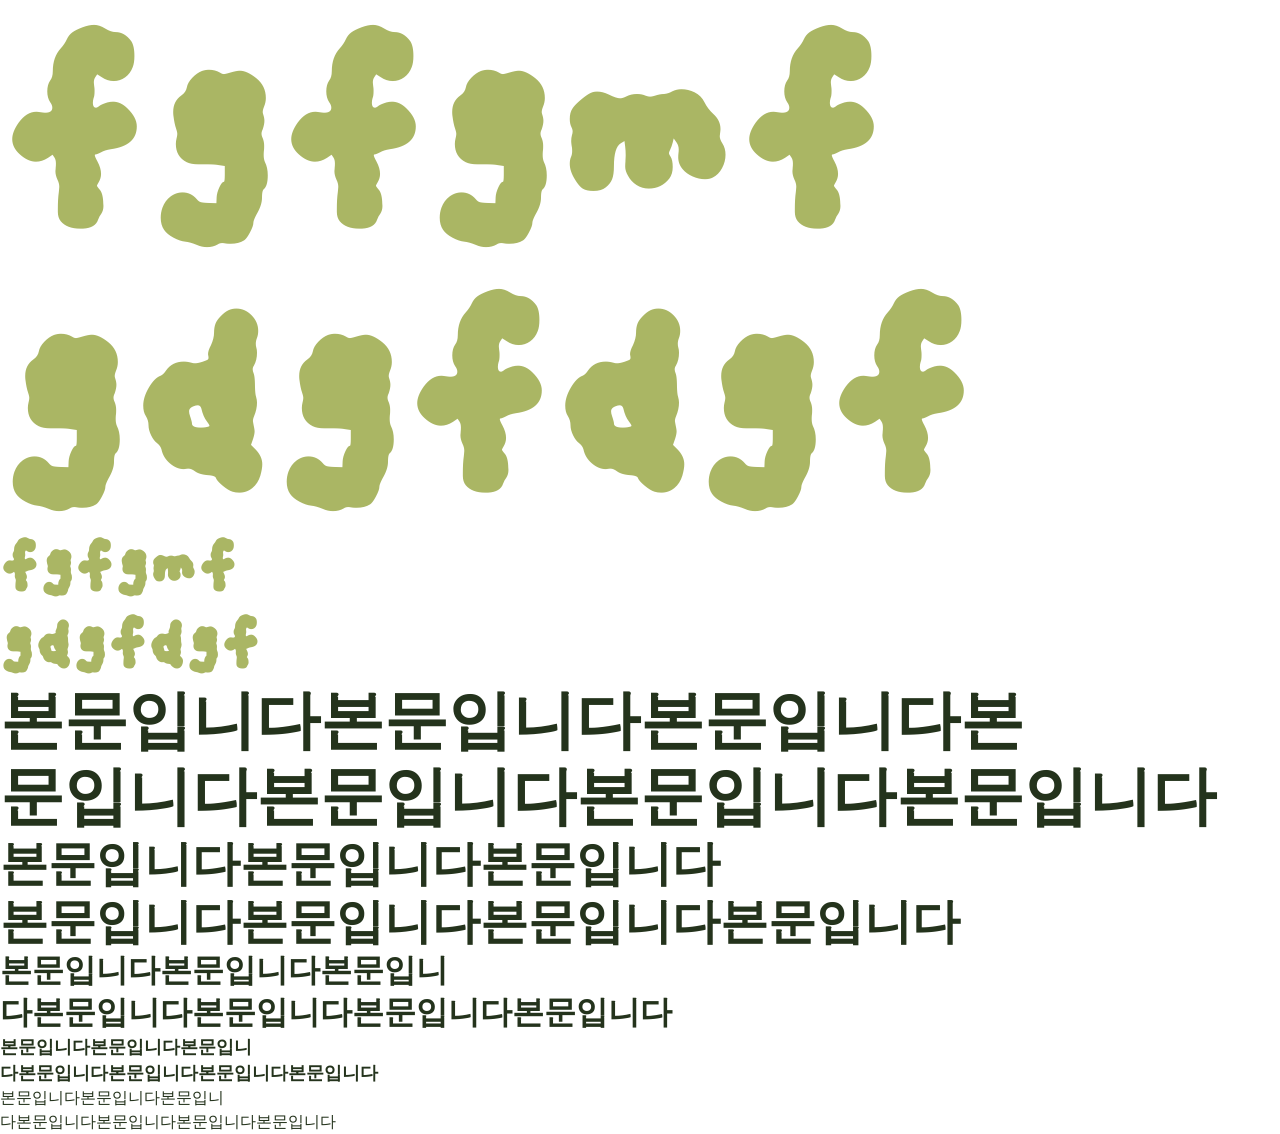
<file: common/FontAndColor/test.html>
<!DOCTYPE html>
<html lang="en">
<head>
    <meta charset="UTF-8">
    <meta name="viewport" content="width=device-width, initial-scale=1.0">
    <title>Document</title>
    <link rel="stylesheet" href="FontAndColor.css"/>
    <style>
        h1{
            font: var(--title-font);
            color: var(--main-color);
        }
        h2{
            font: var(--subtitle-font);
            color: var(--main-color);
        }
        .one{
            font: var(--big1-font);
            color: var(--dark-color);
        }
        .two{
            font: var(--big2-font);
            color: var(--dark-color);
        }
        .three{
            font: var(--big3-font);
            color: var(--dark-color);
        }
        .four{
            font: var(--small-font);
            color: var(--dark-color);
        }
        .five{
            font: var(--small2-font);
            color: var(--dark-color);
        }
    </style>
</head>
<body>
    <h1>fgfgmf<br>gdgfdgf</h1>
    <h2>fgfgmf<br>gdgfdgf</h2>
    <p class="one">본문입니다본문입니다본문입니다본<br>문입니다본문입니다본문입니다본문입니다</p>
    <p class="two">본문입니다본문입니다본문입니다<br>본문입니다본문입니다본문입니다본문입니다</p>
    <p class="three">본문입니다본문입니다본문입니<br>다본문입니다본문입니다본문입니다본문입니다</p>
    <p class="four">본문입니다본문입니다본문입니<br>다본문입니다본문입니다본문입니다본문입니다</p>
    <p class="five">본문입니다본문입니다본문입니<br>다본문입니다본문입니다본문입니다본문입니다</p>
</body>
</html>
</file>
<file: support/support.css>
@import url("../common/FontAndColor/FontAndColor.css");

/* ==========================================================================
   00. 글로벌 및 공통 스타일 (Global & Common)
   ========================================================================== */

/* 전역 폰트 및 배경 지정 */
body,
.support-hero-section,
.news-section,
.faq-section,
.location-section {
    font-family: var(--font-cloud), "Malgun Gothic", sans-serif;
}

body {
    background-color: var(--bg-color);
    overflow-x: hidden;
}

/* 팀 공통 레이아웃 변수 선언 */
:root {
    --support-content-width: 1500px;
}

/* html,
#headers,
#footer {
    max-width: 100%;
    overflow-x: hidden;
} */



/* ==========================================================================
   03. 공통 섹션 타이틀 (Section Title Components)
   ========================================================================== */

/* 대제목 스타일 (공지사항, FAQ, 오시는길 등) */
.section h2 {
    width: 90%;
    max-width: var(--support-content-width);
    font-size: 100px;
    font-weight: 900;
    color: var(--dark-color);
    display: flex;
    align-items: center;
    gap: 12px;
    margin: 160px auto 24px;
    padding: 0;
    text-align: left;
    text-shadow: 0 3px 10px rgba(64, 121, 70, 0.35);
}

/* 타이틀 옆 포인트 점(.) */
.section h2 .dot {
    color: var(--point-color);
    font-size: 170px;
    line-height: 1;
    margin-left: 0;
}

/* 타이틀 내부 보조 설명 텍스트 */
.section h2 span {
    font-size: 20px;
    font-weight: normal;
    color: var(--dark-color);
    margin-top: 8px;
}


/* ==========================================================================
   04. 섹션 1: 비주얼 히어로 영역 (Hero Section)
   ========================================================================== */

.support-hero-section {
    text-align: center;
    padding-top: 100px;
    padding-bottom: 0;
    position: relative;
    overflow: hidden;
    min-height: 1120px;
}

/* 대형 메인 타이틀 텍스트 */
.support-main-title {
    font: var(--title-font);
    color: var(--dark-color);
    margin-bottom: 0;
    position: relative;
    z-index: 3;
    text-shadow: 0 3px 10px rgba(64, 121, 70, 0.35);
}

/* 중앙 캐릭터 일러스트 박스 */
.character-img-box {
    width: 100%;
    max-width: 100%;
    margin: 0 auto;
    position: absolute;
    top: 0;
    left: 50%;
    transform: translateX(-50%);
    z-index: 1;
    pointer-events: none;
}

.character-img-box img {
    display: block;
    width: 94%;
    max-width: 1650px;
    height: auto;
    margin: 0 auto;
    object-fit: contain;
}

/* 상단 그라데이션 오버레이 (자연스러운 배경 페이드) */
.character-img-box::before {
    content: "";
    position: absolute;
    top: 0;
    left: 0;
    width: 100%;
    height: 390px;
    background: linear-gradient(to bottom, var(--bg-color) 20%, rgba(255, 254, 243, 0) 100%);
    z-index: 2;
    pointer-events: none;
}

/* 섹션 경계면 물결 모양 디바이더 (SVG 패턴 활용) */
.scallop-divider {
    width: 100%;
    height: 90px;
    margin-top: -11.8rem;   /* 틈새를 메우기 위해 기존 -11rem에서 조금 더 위로 당김 */
    position: relative;
    z-index: 10;           /* 잔디 이미지 위로 물결 패턴이 확실히 올라오도록 설정 */
}


/* ==========================================================================
   05. 섹션 2: 공지사항 리스트 영역 (Notice Section)
   ========================================================================== */

.news-section {
    scroll-margin-top: 110px;
}

/* 화면 전체 너비의 스트라이프 배경 원단 효과 */
.news-list-stripe-bg {
    width: 100vw;
    margin-left: calc(-50vw + 50%);
    padding: 0 0 40px 0;
    background: repeating-linear-gradient(90deg, #eef7e2, #eef7e2 15px, #ffffff 15px, #ffffff 30px);
    /* background-image: url(../common/img/pattern.png);
    background-position: center; 
    background-size: cover; */
}

.news-list-wrap {
    width: 100%;
    max-width: none;
    padding: 0;
    box-sizing: border-box;
}

/* 리스트 상단 테이블 헤더 바 */
.news-table-header-box {
    width: 100%;
    background-color: var(--bg-color);
    border-top: 1px solid #cbdcc0;
    border-bottom: 2px solid #cbdcc0;
    position: relative;
    top: -15px;
}

/* 테이블의 열(Column) 4분할 그리드 규격 공통 설정 */
.news-table-header-inner,
.news-item {
    display: grid;
    grid-template-columns: 10% 55% 15% 20%;
}

.news-table-header-inner {
    width: 90%;
    max-width: var(--support-content-width);
    margin: 0 auto;
    padding: 24px 20px 30px 0;
}

.news-table-header-inner > div {
    font-family: "Malgun Gothic", "맑은 고딕", Apple SD Gothic Neo, sans-serif;
    font-size: 17px;
    font-weight: bold;
    color: var(--dark-color);
    text-align: center;
}

/* 리스트 본문 컨테이너 (스크롤 포함) */
.news-table-body-inner {
    width: 90%;
    max-width: var(--support-content-width);
    margin: 0 auto;
    padding: 15px 0 0 0;
    max-height: 310px;
    overflow-y: auto;
    padding-right: 12px;
    scrollbar-width: thin;
    scrollbar-color: var(--main-color) rgba(170, 182, 100, 0.18);
}

/* 맞춤 커스텀 스크롤바 (Webkit 전용) */
.news-table-body-inner::-webkit-scrollbar { width: 10px; }
.news-table-body-inner::-webkit-scrollbar-track { background: rgba(170, 182, 100, 0.18); border-radius: 999px; }
.news-table-body-inner::-webkit-scrollbar-thumb { background: var(--main-color); border-radius: 999px; }

/* 공지사항 개별 항목(Row) 카드 스타일 */
.news-item {
    align-items: center;
    background-color: var(--bg-color);
    margin-bottom: 16px;
    padding: 16px 0;
    border-radius: 40px;
    box-shadow: 0 3px 10px rgba(64, 121, 70, 0.35);
    border: 2px solid var(--main-color);
    cursor: pointer;
    transition: transform 0.2s ease;
}

.news-item:hover {
    transform: translateY(-2px);
}

.news-item > div {
    font-family: "Malgun Gothic", "맑은 고딕", Apple SD Gothic Neo, sans-serif;
    text-align: center;
    color: var(--dark-color);
    font-size: 16px;
}

.news-item > .td-title {
    font-weight: 500;
}

/* NEW 아이콘 배지 */
.badge-new {
    background-color: #e48257;
    color: white;
    font-size: 16px;
    font-weight: bold;
    padding: 3px 8px;
    border-radius: 10px;
    margin-left: 8px;
}


/* ==========================================================================
   06. 공지사항 모달 팝업 디자인 (Notice Modal Detail)
   ========================================================================== */

/* 모달 전체 스크린 오버레이 */
.news-modal {
    display: none; 
    position: fixed;
    z-index: 2000; 
    left: 0;
    top: 0;
    width: 100%;
    height: 100%;
    overflow: auto;
    background-color: color-mix(in srgb, var(--dark-color) 50%, transparent);
    backdrop-filter: blur(4px); 
    -webkit-backdrop-filter: blur(4px);
}

/* 모달 실제 팝업창 바디 */
.news-modal-content {
    background: linear-gradient(135deg, #ffffff 65%, color-mix(in srgb, var(--main-color) 15%, #ffffff) 100%);
    margin: 5% auto; 
    padding: 50px 45px; 
    border: 2px solid color-mix(in srgb, var(--main-color) 30%, transparent);
    border-radius: 40px; 
    width: 92%;                   
    max-width: 900px; 
    box-shadow: 0 15px 35px rgba(0, 0, 0, 0.15);
    position: relative;
    animation: slideUpModal 0.3s cubic-bezier(0.25, 1, 0.5, 1);
}

/* 위로 부드럽게 올라오는 모달 애니메이션 */
@keyframes slideUpModal {
    from { opacity: 0; transform: translateY(30px); }
    to { opacity: 1; transform: translateY(0); }
}

/* 모달 우측 상단 ✕ 닫기 버튼 */
.news-modal-close {
    position: absolute;
    top: 25px;
    right: 35px;
    color: var(--point-color); 
    font-size: 38px;
    font-weight: bold;
    cursor: pointer;
    transition: all 0.2s;
}

.news-modal-close:hover {
    color: var(--main-color);
    transform: scale(1.2);
}

/* 모달 내부 서브/미니 태그 레이아웃 */
.modal-top-tag {
    font: var(--small2-font);
    font-weight: bold;
    color: var(--main-color);
    margin-bottom: 20px;
    display: flex;
    align-items: center;
    gap: 6px;
}

.modal-top-tag .modal-dot { color: var(--point-color); font-size: 22px; }
.modal-top-tag span { font-size: 13px; color: var(--dark-color); opacity: 0.6; font-weight: normal; }

/* 모달창 내부 공지사항 제목 */
.news-modal-body h3 {
    font-family: "Malgun Gothic", "맑은 고딕", Apple SD Gothic Neo, sans-serif;
    font-size: 28px; 
    font-weight: bold;
    color: var(--dark-color);
    margin: 0 0 20px 0;
    line-height: 1.4;
    word-break: keep-all;
}

/* 작성 정보 메타 영역 (날짜, 작성자 등) */
.modal-meta {
    display: flex;
    gap: 20px;
    font-family: "Malgun Gothic", "맑은 고딕", Apple SD Gothic Neo, sans-serif;
    font-size: 15px;
    color: var(--dark-color);
    opacity: 0.8;
    background-color: color-mix(in srgb, var(--dark-color) 3%, transparent); 
    padding: 12px 24px;
    border-radius: 15px;
}

.modal-meta strong { color: var(--main-color); font-weight: 600; }
.modal-divider { height: 1px; background: repeating-linear-gradient(90deg, var(--main-color), var(--main-color) 4px, transparent 4px, transparent 8px); margin: 30px 0; opacity: 0.4; }

/* 모달 본문 텍스트 디테일 */
#modalText {
    font-family: "Malgun Gothic", "맑은 고딕", Apple SD Gothic Neo, sans-serif;
    font-size: 17px; 
    font-weight: normal;
    color: var(--dark-color);
    line-height: 1.8;
    min-height: 280px; 
    padding: 5px;
    word-break: break-all;
}

#modalText p { margin-bottom: 16px; }
#modalText strong { font-family: "Malgun Gothic", "맑은 고딕", Apple SD Gothic Neo, sans-serif; font-weight: bold; color: var(--main-color); }


/* ==========================================================================
   07. 섹션 3: 자주 묻는 질문 아코디언 영역 (FAQ Section)
   ========================================================================== */

.faq-section {
    scroll-margin-top: 110px;
    margin-top: 120px;
    margin-bottom: 140px;
    box-sizing: border-box;
}

.faq-accordion {
    width: 90%;
    max-width: var(--support-content-width);
    margin: 20px auto 0 auto;
}

.faq-item {
    border-bottom: 2.5px dashed var(--dark-color);
    padding: 10px 0;
}

/* 질문 블록 (클릭바) */
.faq-question {
    display: flex;
    align-items: center;
    padding: 20px 20px;
    cursor: pointer;
    user-select: none;
    transition: background-color 0.2s ease;
}

.faq-question:hover {
    background-color: rgba(44, 66, 36, 0.03);
}

/* Q & A 타이포 로고 스타일 */
.faq-question .q-icon,
.faq-answer .a-icon {
    font-size: 45px;
    font-weight: 900;
    color: var(--dark-color);
    margin-right: 25px;
    font-family: "Arial Black", sans-serif;
}

.faq-question .q-icon { color: #8fa872; }
.faq-answer .a-icon { color: var(--point-color); }

.faq-question p {
    font-family: "Malgun Gothic", "맑은 고딕", Apple SD Gothic Neo, sans-serif;
    font-size: 26px;
    font-weight: bold;
    color: #111111;
    margin: 0;
}

/* 우측 아코디언 개폐 화살표 아이콘 */
.faq-question .arrow-icon {
    margin-left: auto;
    font-size: 32px;
    color: var(--dark-color);
    font-weight: bold;
    transition: transform 0.3s ease;
}

.faq-item.active .faq-question .arrow-icon { 
    transform: rotate(180deg); 
}

.faq-answer {
    display: flex;
    align-items: flex-start;
    background-color: rgba(250, 250, 242, 0.5);
    
    /* 닫혀있을 때 높이와 여백을 모두 0으로 꽉 닫아줍니다 */
    max-height: 0;
    overflow: hidden;
    opacity: 0;
    padding: 0 20px; /* 위아래 패딩을 0으로 만들어 줍니다 */
    
    /* 닫힐 때 부드럽게 처리하는 핵심 트랜지션 효과 */
    transition: max-height 0.35s cubic-bezier(0.4, 0, 0.2, 1), 
                padding 0.35s cubic-bezier(0.4, 0, 0.2, 1), 
                opacity 0.2s ease;
}

.faq-answer p {
    font-family: "Malgun Gothic", "맑은 고딕", Apple SD Gothic Neo, sans-serif;
    font-size: 16px;
    font-weight: normal;
    color: #444444;
    line-height: 1.7;
    margin-top: 1rem;
    padding-top: 12px;
}

.faq-item.active .faq-answer {
    max-height: 400px;            /* 일반적인 답변 글 길이에 맞춰 400px로 최적화 */
    padding: 15px 20px 50px 20px; /* 열렸을 때 정상 패딩 적용 */
    opacity: 1;
}


/* ==========================================================================
   08. 섹션 4: 오시는 길 지도 API 및 상세 위치 영역 (Location Section)
   ========================================================================== */

.location-section {
    scroll-margin-top: 110px;
    padding-bottom: 100px;
}

/* 지도 표시 박스 프레임 */
.map-api-box {
    width: 90%;
    max-width: var(--support-content-width);
    height: 360px;
    margin: 40px auto;
    border: 2px dashed #cbdcc0;
    border-radius: 16px;
    background: #fafaf2;
}

/* 지도 하단 오프라인 정보 상세 컨테이너 */
.location-info-container {
    width: 90%;
    max-width: var(--support-content-width);
    margin: 0 auto;
}

.info-inner {
    display: flex;
    gap: 40px;
    justify-content: center;
}

.info-block {
    flex: 1;
    max-width: 680px;
}

/* 정보 구분 태그 (주소, 고객센터 등) */
.info-tag-title {
    display: inline-block;
    margin-bottom: 16px;
    padding: 8px 16px;
    border-radius: 999px;
    background-color: var(--main-color);
    color: var(--bg-color);
    font: var(--small-font);
}

/* 개별 한 줄 정보 단위 정보행 */
.info-row {
    display: flex;
    gap: 12px;
    margin-bottom: 12px;
    font-size: 16px;
    color: var(--dark-color);
}

/* 텍스트 앞 왼쪽 포인트 도트 불릿 기호 */
.info-row .icon {
    width: 10px;
    height: 10px;
    margin-top: 14px;
    border-radius: 50%;
    background-color: var(--point-color);
    flex: 0 0 auto;
}

.location-section input,
.location-section button,
.location-section .info-row p {
    font-family: "Malgun Gothic", Dotum, AppleSDGothicNeo, sans-serif !important;
}

/* 리스트 및 페이지네이션 기본 제어 숨김 처리 */
#pagination { display: none !important; }
#placesList, #placesList h5, #placesList span {
    font-family: "Malgun Gothic", Dotum, AppleSDGothicNeo, sans-serif !important;
}


/* --------------------------------------------------------------------------
   08-1. 지도 API 내부 카카오맵 전용 커스텀 오버레이 말풍선 디자인
   -------------------------------------------------------------------------- */

/* 말풍선 전체 랩 */
.map-overlay-box {
    position: relative;
    width: 310px;
    background: var(--bg-color);
    border-radius: 8px;
    box-shadow: 0 4px 12px rgba(0,0,0,0.15);
    border: 1px solid color-mix(in srgb, var(--main-color) 20%, transparent);
    font-family: "Malgun Gothic", sans-serif;
    overflow: visible; 
}

/* 말풍선 우측 상단 ✕ 닫기 버튼 스타일 */
.map-overlay-box .overlay-close-btn {
    position: absolute;
    top: 10px;
    right: 14px;
    font-size: 15px;
    font-weight: bold;
    color: var(--bg-color);
    cursor: pointer;
    transition: transform 0.2s ease, opacity 0.2s ease;
    z-index: 10;
}

.map-overlay-box .overlay-close-btn:hover {
    opacity: 0.8;
    transform: scale(1.15);
}

/* 아래쪽 말풍선 촉 기호 화살표 꼬리 */
.map-overlay-box::after {
    content: '';
    position: absolute;
    bottom: -10px;
    left: 50%;
    transform: translateX(-50%);
    border-top: 10px solid var(--bg-color);
    border-left: 8px solid transparent;
    border-right: 8px solid transparent;
    border-bottom: 0 solid transparent;
    filter: drop-shadow(0 2px 2px rgba(0,0,0,0.1));
}

/* 오버레이 상단 타이틀 바 */
.map-overlay-box .overlay-header {
    background: var(--main-color);
    padding: 10px 14px;
    border-radius: 7px 7px 0 0;
}

.map-overlay-box .overlay-title {
    color: var(--bg-color);
    font-weight: bold;
    font-size: 15px;
    letter-spacing: 0.5px;
}

/* 오버레이 하단 알맹이 정보 구성 레이아웃 */
.map-overlay-box .overlay-body {
    display: flex;
    padding: 14px;
    gap: 14px;
    background: var(--bg-color);
    border-radius: 0 0 7px 7px;
    align-items: center;
}

/* 로고 프레임 썸네일 박스 */
.map-overlay-box .overlay-img {
    width: 65px;
    height: 65px;
    flex: 0 0 auto;
    border: 1px solid color-mix(in srgb, var(--dark-color) 10%, transparent);
    border-radius: 4px;
    display: flex;
    align-items: center;
    justify-content: center;
    background: var(--bg-color);
    overflow: hidden;
}

.map-overlay-box .overlay-img img {
    width: 90%;
    height: 90%;
    object-fit: contain;
}

/* 우측 텍스트 정보 영역 분할 */
.map-overlay-box .overlay-content {
    flex: 1;
    display: flex;
    flex-direction: column;
    justify-content: center;
    text-align: left;
}

.map-overlay-box .overlay-content p {
    margin: 0 0 4px 0 !important; 
    line-height: 1.4;
    white-space: normal; /* 자동 개행 확보 */
}

.map-overlay-box .overlay-content .addr { font-size: 13px; font-weight: bold; color: var(--dark-color); }
.map-overlay-box .overlay-content .sub { font-size: 11px; color: var(--dark-color); opacity: 0.6; }
.map-overlay-box .overlay-content .lnk { font-size: 11px; color: var(--main-color); text-decoration: underline; margin-top: 2px; font-weight: bold; }



.right .sns img {
    max-width: 3rem;
}

/* ==========================================================================
   10. 반응형 레이아웃 미디어 쿼리 (Responsive Media Queries)
   ========================================================================== */

/* --------------------------------------------------------------------------
   [1] 데스크톱 소형 & 태블릿 가로 (Max-width: 1280px)
   -------------------------------------------------------------------------- */
@media (max-width: 1280px) {
    /* .headerInner {
        grid-template-columns: 220px 1fr 48px;
        padding: 0 28px;
    }

    .gnb > li {
        margin-right: 52px;
    } */

    .support-main-title {
        font-size: 136px;
    }

    .support-hero-section {
        min-height: 860px;
    }

    .character-img-box {
        display: flex;
        justify-content: center;
        overflow: hidden;
        width: 100%;
    }

    .character-img-box img {
        width: 96%;
        max-width: 1180px;
    }

    .scallop-divider {
        margin-top: -11.2rem;   
        position: relative;
        z-index: 10;
    }

    .section h2 {
        width: 88%;
    }

    .news-table-header-inner,
    .news-table-body-inner,
    .faq-accordion,
    .location-info-container,
    .map-api-box {
        width: 88%;
    }
}

/* --------------------------------------------------------------------------
   [2] 일반 태블릿 세로 규격 (Max-width: 1000px)
   -------------------------------------------------------------------------- */
@media (max-width: 1000px) {
    /* 내비게이션 바 전환 및 모바일 전용 UI 켜짐 */
    /* .gnb {
        display: none;
    }

    .hamSideMenu {
        width: 70%;
    }

    .ham {
        align-items: flex-end;
    }

    .headerInner {
        grid-template-columns: minmax(120px, 220px) 1fr 48px;
        height: 58%;
    }

    .headerInner .logo {
        justify-content: flex-start;
    }

    .headerInner .logo > a {
        width: 170px;
    } */

    /* #headers .headerInner {
        width: 92%;
        grid-template-columns: minmax(0, 1fr) 44px;
        padding: 0 20px;
    }

    #headers .logo {
        min-width: 0;
        justify-content: flex-start;
    }

    #headers .logo > a {
        width: 170px;
    }

    #headers .logo img {
        width: 100%;
        height: 100%;
        object-fit: contain;
    } */

    .support-main-title {
        font-size: 86px;
    }

    .support-hero-section {
        min-height: 680px;
        padding-top: 110px;
    }

    .character-img-box {
        display: flex;
        justify-content: center;
        overflow: hidden;
    }

    .character-img-box img {
        width: 108%;
        max-width: 980px;
    }

    .scallop-divider {
        margin-top: -9.2rem;    /* 기존 -6.5rem에서 대폭 위로 조정 */
        position: relative;
        z-index: 10;
    }

    .section h2,
    .news-table-header-inner,
    .news-table-body-inner,
    .faq-accordion,
    .location-info-container,
    .map-api-box {
        width: 90%;
    }

    .news-table-header-inner,
    .news-item {
        grid-template-columns: 15% 50% 15% 20%;
    }

    .news-item > div {
        font-size: 16px;
    }

    .news-table-body-inner {
        max-height: 300px;
    }

    /* .info-inner,
    footer {
        flex-direction: column;
    } */

    /* footer {
        height: auto;
        gap: 40px;
    } */

    .left {
        width: 100%;
    }

    /* footer .logo {
        width: min(100%, 520px);
    } */

    /* .right .sns {
        flex-direction: row;
        justify-content: center;
    } */

    /* #footer footer {
        max-width: 100%;
        height: auto;
        padding: 42px 28px;
        gap: 32px;
        overflow: hidden;
    }

    #footer .left {
        width: 100%;
        max-width: 100%;
        min-width: 0;
    }

    #footer .line,
    #footer .logo {
        max-width: 100%;
    }*/
}

/* --------------------------------------------------------------------------
   [3] 대형 모바일 & 스마트폰 가로 (Max-width: 768px)
   -------------------------------------------------------------------------- */
@media (max-width: 768px) {
    /* .headerInner {
        width: 92%;
        grid-template-columns: 1fr 44px;
        padding: 0 20px;
    } */

    /* .headerInner .logo > a {
        width: 145px;
    } */

    /* #headers .logo > a {
        width: 145px;
    } */

    .support-main-title {
        font-size: 66px;
    }

    .support-hero-section {
        min-height: 560px;
    }

    .character-img-box {
        display: flex;
        justify-content: center;
        overflow: hidden;
    }

    .character-img-box img {
        width: 124%;
        max-width: 760px;
    }

    .character-img-box::before {
        height: 220px;
    }

    .scallop-divider {
        margin-top: -11.9rem;    
        position: relative;
        z-index: 10;
    }

    .section h2 {
        width: 92%;
        margin: 44px auto 18px;
        gap: 8px;
        font-size: 44px;
    }

    .section h2 .dot {
        font-size: 58px;
    }

    .section h2 span {
        width: auto;
        margin-left: 0;
        font-size: 18px;
    }

    .news-table-header-inner,
    .news-item {
        grid-template-columns: 14% 50% 18% 18%;
    }

    .news-table-header-inner > div,
    .news-item > div {
        font-size: 13px;
    }

    .badge-new {
        font-size: 11px;
        padding: 2px 5px;
        border-radius: 7px;
        margin-left: 4px;
    }

    .td-title,
    .news-item > div:nth-child(2) {
        white-space: nowrap;
        overflow: hidden;
        text-overflow: ellipsis;
    }

    .faq-question p { font-size: 18px; }
    .faq-answer p { font-size: 16px; }
    .info-inner { gap: 24px; }
    .info-row { font-size: 16px; }

    /* #footer footer {
        flex-direction: column;
    }

    #footer .right {
        flex-direction: row;
        justify-content: flex-start;
        gap: 24px;
    } */

    .news-table-header-inner,
    .news-table-body-inner,
    .faq-accordion,
    .location-info-container,
    .map-api-box {
        width: 92%;
    }
}

/* --------------------------------------------------------------------------
   [4] 초소형 스마트폰 세로 일반 (Max-width: 480px)
   -------------------------------------------------------------------------- */
@media (max-width: 480px) {
    /* .headerInner .logo > a {
        width: 120px;
    } */

    /* #headers .headerInner {
        padding: 0 16px;
    }

    #headers .logo > a {
        width: 120px;
    } */

    .support-main-title {
        font-size: 50px;
    }

    .support-hero-section {
        min-height: 410px;
    }

    .character-img-box {
        display: flex;
        justify-content: center;
        overflow: hidden;
    }

    .character-img-box img {
        width: 138%;
    }

    .scallop-divider {
        margin-top: -11rem;   
        position: relative;
        z-index: 10;
    }

    .news-list-stripe-bg {
        padding-bottom: 28px !important;
    }

    .news-table-header-inner,
    .news-table-body-inner {
        width: 94%;
    }

    .news-item {
        min-width: 0;
    }

    .badge-new {
        font-size: 10px;
        padding: 1px 4px;
        border-radius: 6px;
        margin-left: 3px;
    }

    .news-table-body-inner {
        overflow: auto;
    }

    .section h2 {
        width: 94%;
    }

    .news-table-header-inner,
    .news-table-body-inner,
    .faq-accordion,
    .location-info-container,
    .map-api-box {
        width: 94%;
    }

    .news-table-header-inner,
    .news-item {
        grid-template-columns: 36px 1fr 48px 72px !important;
        padding-left: 8px;
        padding-right: 8px;
    }

    /* 2. 좁은 화면에 맞게 글자 크기와 자간을 살짝 다듬기 */
    .news-table-header-inner > div,
    .news-item > div {
        font-size: 12px !important;
        letter-spacing: -0.5px;
    }

    /* 3. 제목 칸은 길면 자연스럽게 말줄임표(...) 처리 */
    .td-title,
    .news-item > div:nth-child(2) {
        text-align: left;
        padding-left: 4px;
        white-space: nowrap;
        overflow: hidden;
        text-overflow: ellipsis;
    }

    .faq-question {
        padding: 16px 12px;
    }

    /* footer .logo {
        width: min(100%, 280px);
    } */

    /* .right .sns img {
        width: 2.4rem;
    } */
}

/* ==========================================================================
   11. 스크롤 애니메이션 클래스 스타일
   ========================================================================== */

.scroll-fade {
    opacity: 0 !important;
    transform: translateY(40px) !important;
    /* cubic-bezier를 사용하여 끝에서 살짝 쫀득하고 부드럽게 멈추는 고급 애니메이션 구현 */
    transition: opacity 0.9s ease, transform 0.9s cubic-bezier(0.25, 1, 0.5, 1) !important;
    will-change: opacity, transform;
}

/* 감지 시 원래 위치로 복구 */
.scroll-fade.show {
    opacity: 1 !important;
    transform: translateY(0) !important;
}
</file>
<file: brandstory/brandstory.css>
section{
    width: 100%; height: 100vh; position: relative;
    display: flex; justify-content: center;align-items: center;
    background-color: var(--bg-color);
}
.scroll{
    height: 200vh; /* 이 구간 내에서는 페이지가 안 올라가고 고정됨 */
    display: block !important;
}
.first{
    position: sticky;
    top: 0; 
    height: 100vh;
    /* 여기서 정렬을 다 처리하세요 */
    display: flex; 
    justify-content: center; 
    align-items: center;
    gap: 7rem;
    margin-top: 0;
}
.first>.titleBox>h1{
    font: var(--title-font);
    text-shadow: 0 3px 10px rgba(64, 121, 70, 0.35);
    background: linear-gradient(
        135deg, 
        var(--sub-color) 40%, 
        var(--bg-color) 45%, 
        var(--sub-color) 60%
    );
    
    /* 2. 배경 사이즈를 텍스트보다 2배 크게 설정 (그래야 빛이 이동할 공간이 생김) */
    background-size: 200% 100%;
    
    /* 3. 배경을 글자 모양으로 잘라냅니다 */
    -webkit-background-clip: text;
    background-clip: text;
    
    /* 4. 글자색을 투명하게 해서 뒤의 빛 배경이 보이게 합니다 */
    color: transparent;

    /* 5. 스크롤 연동 */
    animation: text-shine linear forwards;
    animation-timeline: scroll(root);
    animation-range: entry 0% cover 50%;
}
@keyframes text-shine {
    /* 0%일 때는 왼쪽, 100%일 때는 오른쪽으로 빛 이동 */
    0%   { background-position: 150% 0; }
    80% { background-position: -1000% 0; }
    100% { background-position: -1000% 0; }
}
.first>.titleBox>.light{
    height: 5rem;
    display:flex; justify-content: space-between;
}
.first>.titleBox>.light:nth-of-type(1)>img:nth-of-type(1){
    animation: heartbeat2 1.5s linear infinite;
}
.first>.titleBox>.light:nth-of-type(1)>img:nth-of-type(2){
    animation: heartbeat2 2s linear infinite;
}
.first>.titleBox>.light:nth-of-type(2)>img:nth-of-type(1){
    animation: heartbeat2 2s linear infinite;
}
.first>.titleBox>.light:nth-of-type(2)>img:nth-of-type(2){
    animation: heartbeat2 1.5s linear infinite;
}
        @keyframes heartbeat {
            0% { transform: scale(1); }
            25% { transform: scale(1.3); } /* 살짝 커짐 */
            50% { transform: scale(1); }
            75% { transform: scale(1.3); } /* 다시 커짐 */
            100% { transform: scale(1); }
        }
        @keyframes heartbeat2 {
            0% { transform: scale(0.7); }
            25% { transform: scale(1); } /* 살짝 커짐 */
            50% { transform: scale(0.7); }
            75% { transform: scale(1); } /* 다시 커짐 */
            100% { transform: scale(0.7); }
        }
/* ===============안경초로기================== */
.first>.glassesChologi{
    width: 25%; overflow: hidden; 
    display: flex; justify-content: center; align-items: center;
    position: relative;
}
.first>.glassesChologi>img{
     width: 100%; object-fit: cover;
}
.first>.glassesChologi>.glasses{
    position: absolute;
    width: 105px; height: 105px;
    border-radius: 50%; overflow: hidden; 
}
.first>.glassesChologi>.glasses:nth-of-type(1){
    left: 140px; top: 90px;
}
.first>.glassesChologi>.glasses:nth-of-type(2){
    left: 295px; top: 90px;
}
.glasses::after {
    content: '';
    position: absolute;
    /* 1. 안경알보다 훨씬 큰 거대한 조명판을 만듭니다 */
    top: -50%; left: -50%;
    width: 200%; height: 200%;
    
    /* 2. 각도를 주지 않고 반듯한 그라데이션을 만듭니다 (to right) */
    background: linear-gradient(
        to right,
        rgba(255,255,255,0) 20%,
        rgba(255,255,255,0.8) 35%, 
        rgba(255,255,255,0) 40%,   
        rgba(255,255,255,0.8) 50%, 
        rgba(255,255,255,0) 80%
    );

    /* 3. 조명판 자체를 45도 비틀고, 시작 위치를 화면 밖(-150%)으로 빼둡니다 */
    transform: rotate(45deg) translateX(-150%);
    
    /* 4. 애니메이션 실행 */
    animation: shine-effect 2s infinite;
}
    @keyframes shine-effect {
    0%   { transform: rotate(45deg) translateX(-60%); }
    100% { transform: rotate(45deg) translateX(60%); }
    }

    
@media (max-width: 1745px) {
    .first>.glassesChologi{
        display: none;
    }
}

/* ============================================의의=================================================== */
.seconde{
    height: 106vh;
    background-color: var(--dark-color); flex-direction: column;
    position: relative; z-index: -100;
    box-shadow: inset 0px 0px 20px rgba(0, 0, 0, 0.8);
}
.seconde>.textBox{
    display: flex; justify-content: center; align-items: center; flex-direction: column;
    gap: 3.5rem; margin-top: -8rem;
}
.seconde>.textBox>h1{
    font: var(--big3-font); 
    color: var(--bg-color);
    text-align: center; margin-bottom: -2rem;
}
.seconde>.textBox>p{
    font: var(--small2-font); 
    color: var(--bg-color);
    text-align: center; 
    width: 60%;
}
.seconde>.textBox>img{
    width: 30rem; margin-left: 4rem;
}
@media (max-width: 768px) {
    .seconde{
        height: 90vh;
    }
    .seconde>.textBox>h1{
    font: var(--big3-font); 
}
    .seconde>.textBox>img{
        width: min(100%, 30rem);
        margin-left: 10;
    }
    .seconde>.textBox>p{
        font: var(--mobile-font);
    width: 80%;
    }
}
/* ==================식물픽토그램================= */
.seconde>.plantPictogram{
    width: 100%; height: 7rem;
    overflow: hidden;
    position: absolute; top: 15%; z-index: -1;
}
.seconde>.plantPictogram>.slider{
    width: max-content; height: 100%; display: flex; gap: 70px;
    animation: slideRight 40s linear infinite;
    will-change: transform;
}
.seconde>.plantPictogram>.slider>img{
    height: 100%;
    flex-shrink: 0;
}
@keyframes slideRight {
    0% {
        transform: translateX(-50%);
    }
    100% {
        transform: translateX(0);
    }
}
/* ===================잡화픽토그램===================== */
.seconde>.productPictogram{
    width: 100%; height: 16rem;
    overflow: hidden;
    position: absolute; bottom: 10%; 
}
.seconde>.productPictogram>.slider{
    width: max-content; height: 100%; display: flex; gap: 100px;
    animation: slideLeft 20s linear infinite;
    will-change: transform;
}
.seconde>.productPictogram>.slider>img{
    height: 100%;
    flex-shrink: 0;
}
@keyframes slideLeft {
    0% {
        transform: translateX(0);
    }
    100% {
        transform: translateX(-50%);
    }
}
/* ==================================================팁========================================== */
.secondeSub{
    width: 100%; height: 20vh;
    background-color: var(--bg-color);
    gap: 6rem;
    box-shadow: inset 1px 1px 10px rgba(0, 0, 0, 0.3);
}
.secondeSub>.jump{
    width: 15%; overflow: hidden;
}
.secondeSub>.jump>img{
    width: 100%; object-fit: cover;
    filter: hue-rotate(5deg) saturate(80%);
}
.secondeSub>.textBox{
    display: flex; flex-direction: column;
    gap: 1rem;
    margin-left: -3rem; 
    color: var(--sub-color);
}
.secondeSub>.textBox>h2{
    font:var(--big3-font);
}
.secondeSub>.textBox>p{
    font:var(--small2-font);
}
.secondeSub>.light{
    animation: heartbeat2 1.5s linear infinite;
}
@media (max-width: 768px) {
    .secondeSub{
        gap: 5rem;
        padding: 0 4rem;
    }
    .secondeSub>.jump{
        width:50%; overflow: hidden; 
    }
    .secondeSub>.light{
        width: 10%;
    }
    .secondeSub>.light>img{
        width: 100%;
    }
    .secondeSub>.textBox>p{
    font:var(--mobile-font);
}
    .forlogInfo{
        display: none;
    }
}
/* ======================================================컨셉============================================================== */
.third{
    width: 100%; height: 240vh; position: relative;
    display: flex; flex-direction: column; align-items: center; justify-content: center;
    overflow: hidden;
}
.third>.stripe{
    width: 100%; height: 350px;overflow: hidden;
    position:absolute; left: 0; top: 0;
}
.third>.stripe>img{
    width: 100%; height: 100%; object-fit: cover;
}
.third>.stripe>.gradiant{
    width: 100%; height: 100%;
    position: absolute; top: 0;left: 0;
    background: #FFFEF3;
    background: linear-gradient(180deg, rgba(255, 254, 243, 0) 0%, rgba(255, 254, 243, 1) 95%);
    object-fit: cover
}
.third>.titleBox{
    display: flex; align-items: center; gap: 4rem;
    margin: 2rem; margin-top: 17rem;
    position: relative; z-index: 1;
}
.third>.titleBox>h1{
    font: var(--subtitle-font); color: var(--main-color);
    text-shadow: 0 3px 10px rgba(64, 121, 70, 0.35);
}
.third>.titleBox>.circle{
    width: 3rem;height: 3rem;background-color: var(--point-color);
    border-radius: 50%;
    box-shadow: 0 3px 10px rgba(64, 121, 70, 0.35);
}
.clovers{
    display: flex; width: 100%; justify-content: center;
    margin-top: 3rem;
    transition: transform 0.8s 0.2s ease-in-out;
    position: relative; z-index: 1;
}
.firstClovers.on{
    transform: translateX(-200px);
}
.secondeClovers.on{
    transform: translateX(200px);
}
.thirdClovers.on{
    transform: translateX(-200px);
}

.oneClover{
    width: 40.5%; flex-shrink: 0;  position: relative; 
}
.oneClover>img{
   width: 100%;
}

.whiteClover{
    width: 100%; height: 100%;
    position: absolute; left: 0;top: 0;
    opacity: 0; transition: all 0.3s;
}
.whiteClover.on{
    opacity: 1;
}
.whiteClover>img{
    width: 100%; position: absolute;
}
.whiteClover>.textBox{
    width: 67%;
    position: absolute; left:50%; top: 50%; transform: translate(-50%,-50%);
    text-align: center; gap: 2rem;
    display: flex; justify-content: center; align-items: center; flex-direction: column;
}
.whiteClover>.textBox>h2{
    font: var(--big3-font);
}
.whiteClover>.textBox>p{
    font: var(--small2-font);
}
.whiteClover>.textBox.first{
    color: transparent; transition: all 1s;
}
.whiteClover.on>.textBox.first{
    animation: goleft 2s 0.2s ease-in-out;
    color: var(--point-color);
}

.whiteClover>.textBox.second{
    color: transparent; transition: all 1s;
}
.whiteClover.on>.textBox.second{
    animation: goright 2s 0.2s ease-in-out;
    color: var(--main-color);
}

.whiteClover>.textBox.third{
    color: transparent; transition: all 1s;
}
.whiteClover.on>.textBox.third{
    animation: goleft 2s 0.2s ease-in-out;
    color: var(--dark-color);
}
@keyframes goright {
    0%   { transform: translate(-50%, -50%); }      /* 원위치 */
    20%  { transform: translate(-60%, -50%); } /* 오른쪽으로 50px 이동 */
    35%  { transform: translate(-45% , -50%); }      /* 원위치 복귀 */
    50%  { transform: translate(-51% , -50%); }
    55% { transform: translate(-50%, -50%); }
    }
@keyframes goleft {
    0%   { transform: translate(-50%, -50%); }      /* 원위치 */
    20%  { transform: translate(-40%, -50%); } /* 오른쪽으로 50px 이동 */
    35%  { transform: translate(-55% , -50%); }      /* 원위치 복귀 */
    50%  { transform: translate(-49% , -50%); }
    55% { transform: translate(-50%, -50%); }
    }

@media (max-width: 768px) {
    .third{
        height: 150rem;
    }
    .third>.stripe{
    width: 100%; height: 200px;overflow: hidden;
    position:absolute; left: 0; top: 0;
}
    .oneClover{
        width: 80%;
    }
    .third>.titleBox{
        margin-top: 10rem;
    }
    .whiteClover>.textBox>p{
        width: 90%;
    }
    .firstClovers.on{
        transform: translateX(0px);
    }
    .secondeClovers.on{
        transform: translateX(0px);
    }
    .thirdClovers.on{
        transform: translateX(0px);
    }
    .whiteClover>.textBox>h2{
        font: var(--big2-font);
    }
    .whiteClover>.textBox>p{
        display: none;
    }
}
/* ==================================================마스코트=================================================================== */
.fourth{
    width: 100%; height: 150vh; 
    position: relative; z-index: -10;
}
.fourth>.stripe{
    width: 100%; height: 100%; overflow: hidden;
    position: absolute; left: 0; top: 0; z-index: -1;
}
.fourth>.stripe>img{
    width: 100%; height: 100%; object-fit: cover;
}
.fourth>.gradiantone{
    width: 100%; height: 350px;
    position: absolute; top: 0;left: 0; z-index: 1;
    background: #FFFEF3;
    background: linear-gradient(0deg, rgba(255, 254, 243, 0) 0%, rgba(255, 254, 243, 1) 95%);
    object-fit: cover;
}
.fourth>.gradiantwo{
    width: 100%; height: 350px;
    position: absolute; bottom: 0; left: 0; z-index: 1;
    background: #FFFEF3;
    background: linear-gradient(180deg, rgba(255, 254, 243, 0) 0%, rgba(255, 254, 243, 1) 95%);
    object-fit: cover;
}
.fourth>.circle{
    width: 80%; height: 55%;
    position: relative;
    background-color: var(--bg-color); border-radius: 100%;
    
}
/* ========초로기========== */
.fourth>.circle>.titleBox{
    display: flex; justify-content: start; align-items:center; gap: 1rem;
    color: var(--dark-color);  margin-top: 6rem; margin-left: 5rem;
}
.fourth>.circle>.titleBox>h1{
    font: var(--title2-font);
    text-shadow: 0 3px 10px rgba(64, 121, 70, 0.35);
}
.fourth>.circle>.titleBox>p{
    font: var(--big3-font); margin-bottom: -60px;
}
/* ========내용========== */
.fourth>.circle>.detailBox{
    display: flex; justify-content: start; align-items: start; gap: 3rem;
    margin-left: 5rem;
}
.fourth>.circle>.detailBox>.leftBox{
    display: flex;   flex-direction: column; gap: 3rem; 
}
.fourth>.circle>.detailBox>.leftBox>.circle{
    width: 3rem; height:3rem; background-color: var(--main-color);
    border-radius: 50%;
    box-shadow: 0 3px 10px rgba(64, 121, 70, 0.35);
}
.fourth>.circle>.detailBox>.leftBox>.circle.circleOne{
    background-color: var(--dark-color);
}
.fourth>.circle>.detailBox>.leftBox>.circle.circleThree{
    background-color: var(--point-color);
}
.fourth>.circle>.detailBox>.rightBox{
    width: 45%;
    display: flex; justify-content: center; align-items: center; flex-direction: column; gap: 1rem;
}
.fourth>.circle>.detailBox>.rightBox>p{
    font: var(--small2-font);
}
.fourth>.circle>.detailBox>.rightBox>img{
    width: 100%;
}
.fourth>.circle>.imgBox{
    width: 48%; height: 42rem; overflow: hidden;
    position: absolute; bottom: 0;right: 0;
    /* background-color: aliceblue; */
    animation: dungsil 2s ease-in-out infinite;
}
@keyframes dungsil {
    0%   { transform: translate(0,0); } 
    50%  { transform: translate(0 ,-3%); }
    100% { transform: translate(0,0); }
    }
.fourth>.circle>.imgBox>img{
    width: 100%;height: 100%; object-fit: cover;
}
@media (max-width: 768px) {
    .fourth{
        height: 100vh;
    }
    .fourth>.gradiantone{
        width: 100%; height: 130px;
    }
    .fourth>.gradiantwo{
        width: 100%; height: 130px;
    }
    .fourth>.circle{
        display: flex; flex-direction: column; align-items: center;
        height: 60%; gap: 1rem;
    }
    
    .fourth>.circle>.detailBox{
        display: flex; justify-content: center; align-items: center ; gap: 4rem;
        margin-left: 1rem;  
    }
    .fourth>.circle>.titleBox{
        margin-left: 0; margin-top: -5rem;
        position: relative; z-index: 5;
    }
    .fourth>.circle>.detailBox>.rightBox{
        width: 60%;
        display: flex; justify-content: center; align-items: center; flex-direction: column;
    }
    .fourth>.circle>.detailBox>.rightBox>p{
        font: var(--mobile-font);
    }
    .chologiInfo{
        display: none;
    }
    .fourth>.circle>.imgBox{
        width: 70%; height: 43rem; overflow: hidden;
        position: absolute; bottom: -35%;right: 50%; transform: translateX(50%);
        /* background-color: antiquewhite; */ z-index: 5;
    }
    @keyframes dungsil {
    0%   { transform: translate(50%,0); } 
    50%  { transform: translate(50% ,-3%); }
    100% { transform: translate(50%,0); }
    }
}
/* ========================================팁2=================================================== */
.fourthSub{
    width: 100%; height: 20vh;
    background-color: var(--point-color);
    gap: 3rem;
    padding: 0 2rem;
    box-shadow: inset 1px 1px 10px rgba(0, 0, 0, 0.3);
}
.fourthSub>.sunflower{
    width: 15%; overflow: hidden;
}
.fourthSub>.sunflower>img{
    width: 100%; object-fit: cover;
    filter: hue-rotate(5deg) saturate(80%);
}
.fourthSub>.textBox{
    display: flex; flex-direction: column;
    gap: 1rem;
    margin-left: -3rem; 
    color: var(--bg-color);
}
.fourthSub>.textBox>h2{
    font:var(--big3-font);
}
.fourthSub>.textBox>p{
    font:var(--small2-font);
}
.fourthSub>.light{
    animation: heartbeat2 1.5s linear infinite;
}
@media (max-width: 768px) {
    .fourthSub{
        gap: 5rem; padding: 0 4rem;
    }
    .fourthSub>.sunflower{
        width:40%;
    }
    .fourthSub>.light{
        width: 10%;
    }
    .fourthSub>.light>img{
        width: 100%;
    }
    .fourthSub>.textBox>p{
    font:var(--mobile-font);
}
}
/* =======================================색깔============================================================== */
.fifth{
    width: 100%; height: 140vh;
    justify-content: start; padding-top: 15rem;
    flex-direction: column; gap: 7rem; overflow: hidden;
    background: linear-gradient(180deg,rgba(255, 254, 243, 1) 91%, rgba(110, 120, 101, 1) 96%, rgba(36, 51, 28, 1) 100%);
}
.fifth>.up{
    display: flex; align-items: start; justify-content: center;
    width: 75%; gap: 7rem;
}
.fifth>.up>.titleBox>.circle{
    width: 3rem;height: 3rem; border-radius: 50%;
    background-color: var(--point-color); margin-top:1rem;
    box-shadow: 0 3px 10px rgba(64, 121, 70, 0.35);
}
.fifth>.up>.titleBox{
    display: flex; justify-content: center; align-items: start; gap: 3rem;
}
.fifth>.up>.titleBox>.textBox{
    width: 25rem; 
    display: flex; flex-direction: column; gap: 1rem;
}
.fifth>.up>.titleBox>.textBox>h1{
    font: var(--subtitle-font);
        color: var(--main-color);
        text-shadow: 0 3px 10px rgba(64, 121, 70, 0.35);
}
.fifth>.up>.titleBox>.textBox>p{
    font: var(--small2-font);
}
.fifth>.up>.colorBox{
    display: flex; align-items: center;justify-content: center; flex-direction: column;
    gap: 2rem; width: 45rem; margin-top: 1rem;
}
.fifth>.up>.colorBox>div{
    width: 100%; height: 3.5rem; border-radius: 100px;
    display: flex; justify-content: start; align-items: center;
    color: var(--bg-color); font: var(--small2-font); padding-left: 2rem; padding-right: 2rem;
    box-shadow: inset 1px 1px 10px rgba(0, 0, 0, 0.3);
}
.fifth>.up>.colorBox>.main{
    background-color: var(--main-color);
}
.fifth>.up>.colorBox>.sub{
    background-color: var(--sub-color);
}
.fifth>.up>.colorBox>.dark{
    background-color: var(--dark-color);
}
.fifth>.up>.colorBox>.point{
    background-color: var(--point-color);
}
.fifth>.up>.colorBox>.bg{
    background-color: var(--bg-color); color: var(--dark-color);
}
@media (max-width: 768px) {
    .fifth{
        height: 140vh; overflow: hidden;
        padding-top: 8rem;
    }
    .fifth>.up{
        align-items: center; flex-direction: column;
        gap: 2rem; width: 90%;
    }
    .fifth>.up>.titleBox{
        margin-left: 11rem;
    }
    .fifth>.up>.titleBox>.textBox>p{
        display: none;
    }
    .fifth>.up>.colorBox{
        width: min(100%, 55rem);
    }
    .fifth>.up>.colorBox>div{
        font: var(--mobile-font);
    }
}
/* =================로고================ */
.fifth>.down{
    display: flex; align-items: center; justify-content: center ;
    flex-direction: column; width: 70%;
    position: absolute; top: 46%; gap: 1rem;
}
.fifth>.down>.titleBox{
    display: flex; justify-content: start; align-items: start; gap: 3rem; 
    width: 100%;
}
.fifth>.down>.titleBox>.circle{
    width: 3rem;height: 3rem; border-radius: 50%;
    background-color: var(--point-color); margin-top: 0.5rem;
    box-shadow: 0 3px 10px rgba(64, 121, 70, 0.35);
}
.fifth>.down>.titleBox>h1{
    font: var(--subtitle-font); color: var(--main-color);
    text-shadow: 0 3px 10px rgba(64, 121, 70, 0.35);
}

.fifth>.down>.logoOutBox{
    width: 100vw; height: 25rem; border-radius: 3px;
    background-color: var(--main-color);
    box-shadow: inset 1px 1px 10px rgba(0, 0, 0, 0.3);
    position: relative; overflow: hidden;
}
.fifth>.down>.logoOutBox>.logoInBox{
    height: 100%; width: 85%;
    background: #FFFEF3;
    background: linear-gradient(90deg, rgba(255, 254, 243, 0) 0%, rgba(255, 254, 243, 1) 18%, rgba(255, 254, 243, 1) 82%, rgba(255, 254, 243, 0) 100%);
    position: absolute; top: 0; left: 50%; z-index: 1;
    transform: translateX(-50%);
    display: flex;align-items: center;justify-content: center; flex-direction: column; gap: 3rem;
}

.fifth>.down>.logoOutBox>.logoInBox>.logo{
    width: 18%; gap: 2rem;
    display: flex; justify-content: center; align-items: center;
}

.fifth>.down>.logoOutBox>.logoInBox>.text{
    width: 50%;
    text-align: center;
    font: var(--small2-font);
    color: var(--dark-color);
}

.fifth>.down>.logoOutBox>.slider{
    width: 100%; height: 100%; display: flex; flex-direction: column;
    animation: slideDown 5s linear infinite;
    will-change: transform;

    backface-visibility: hidden; /* 뒷면 숨김 */
    perspective: 1000px; /* 3D 공간을 만들어 부드럽게 처리 */
    transform: translateZ(0); /* GPU 가속 활성화 */
}
.fifth>.down>.logoOutBox>.slider>img{
    height: 100%; width: 100%;
    object-fit: cover;
    flex-shrink: 0;
}

@keyframes slideDown {
   0% {
        transform: translateY(0);
    }
    100% {
        /* 3세트이므로, 2세트 분량만큼만 이동하면 끊김 구간을 지나침 */
        transform: translateY(-100%); 
    }
}
@media (max-width: 768px) {
    .fifth>.down{
        align-items: center; top: 40%; width: 90%;
    }
    .fifth>.down>.titleBox{
        justify-content: center;
        margin-bottom: 3rem;
    }
    .fifth>.down>.logoOutBox{
        height: 40rem;
    }
    .fifth>.down>.logoOutBox>.logoInBox{
        width: 85%;
    }
    .fifth>.down>.logoOutBox>.logoInBox>.logo{
        width: 50%;
        height: 50%;
        margin-left: 3; margin-bottom: 1rem; margin-top:4rem;
        flex-direction: column;
        padding: 1rem;
    }
    .logoInfo{
        display: none;
    }
     .fifth>.down>.logoOutBox>.logoInBox>.text{
    font: var(--mobile-font);
}
}
/* =========================================팁3========================================== */
.fifthSub{
    width: 100%; height: 16vh;
    background-color: var(--dark-color);
    gap: 9rem;
}
.fifthSub>.tomato{
    width: 10%; overflow: hidden; 
    position: relative; z-index: 10;
}
.fifthSub>.tomato>img{
    width: 100%; object-fit: cover;
    filter: hue-rotate(5deg) saturate(80%);
}
.fifthSub>.textBox{
    display: flex; flex-direction: column;
    gap: 1rem;
    margin-left: -3rem; 
    color: var(--point-color);
}
.fifthSub>.textBox>h2{
    font:var(--big3-font);
}
.fifthSub>.textBox>p{
    font:var(--small2-font);
}
.fifthSub>.light{
    animation: heartbeat2 1.5s linear infinite;
}
@media (max-width: 768px) {
    .fifthSub{
        gap: 7rem;
        padding: 0 4rem;
    }
    .fifthSub>.tomato{
        width:30%; overflow: hidden; 
        position: relative; z-index: 10;
    }
    .fifthSub>.light{
        width: 10%;
    }
    .fifthSub>.light>img{
        width: 100%;
    }
    .fifthSub>.textBox>p{
    font:var(--mobile-font);
}
}

/* ==================프릴==================== */
.frill{
    width: 100%; height: 12rem;
    background-color: var(--point-color);
}
.frill>img{
    width: 100%; height: 100%; object-fit: cover;
}

/* =========================================떠다니는 클로버들========================================= */
.floatingCloversTop,
.floatingCloversBetween {
    position: absolute;
    width: 100%;
    height: auto;
    pointer-events: none;
}

.floatingCloversTop {
    top: 280px;
    left: 0;
}

.floatingCloversBetween {
    bottom: 115px;
    left: 0;
    height: auto;
}

.floatingClover {
    position: absolute;
    width: 70px;
    height: 70px;
    opacity: 1;
    object-fit: contain;
    filter: drop-shadow(0 2px 3px rgb(79, 95, 0));
}

/* 타이틀 위 클로버들 배치 */
.floatingCloversTop .float1 {
    left: 10%;
    top: 50px;
    animation: floatWave 10s ease-in-out infinite;
}

.floatingCloversTop .float2 {
    left: 25%;
    top: 0px;
    animation: floatWave 12s ease-in-out infinite 0.5s;
}

.floatingCloversTop .float3 {
    right: 22%;
    top: 10px;
    animation: floatWave 11s ease-in-out infinite 1s;
}

.floatingCloversTop .float4 {
    right: 8%;
    top: 50px;
    animation: floatWave 13s ease-in-out infinite 1.5s;
}

/* 섹션 사이 클로버들 배치 */
.floatingCloversBetween .float1 {
    left: 8%;
    top: 0;
    animation: floatWave 11s ease-in-out infinite;
}

.floatingCloversBetween .float2 {
    left: 25%;
    top: 30px;
    animation: floatWave 9s ease-in-out infinite 0.8s;
}

.floatingCloversBetween .float3 {
    left: 45%;
    top: 15px;
    animation: floatWave 12s ease-in-out infinite 1.2s;
}

.floatingCloversBetween .float4 {
    right: 22%;
    top: 40px;
    animation: floatWave 10s ease-in-out infinite 0.4s;
}

.floatingCloversBetween .float5 {
    right: 5%;
    top: 5px;
    animation: floatWave 13s ease-in-out infinite 1.6s;
}

/* 떠다니는 애니메이션 */
@keyframes floatWave {
    0%, 100% {
        transform: translateY(0px) scale(1);
        opacity: 0.45;
    }
    25% {
        transform: translateY(-8px) scale(1.02);
        opacity: 0.55;
    }
    50% {
        transform: translateY(0px) scale(1);
        opacity: 0.45;
    }
    75% {
        transform: translateY(-6px) scale(1.01);
        opacity: 0.5;
    }
}

@media (max-width: 768px) {
    .frill{
    height: 10rem;
    background-color: var(--point-color);
}
    .floatingClover {
        width: 40px;
        height: 40px;
    }
    .floatingCloversTop {
    top: 120px;
    left: 0;
}

.floatingCloversBetween {
    bottom: 85px;
    left: 0;
    height: auto;
}
}
</file>
<file: common/FontAndColor/FontAndColor.css>
* {
    margin: 0;padding: 0; box-sizing: border-box; list-style: none; text-decoration: none;
}
html{
    font-size: 16px;
    scroll-behavior: smooth; 
    overflow-x: hidden;
}
@media (max-width: 1024px) {
html {
font-size: 13px;
}
}
@media (max-width: 768px) {
html {
font-size: 10px;
}}


@font-face {
    font-family: 'Cloudsofa';
    src: url('Cloudsofa_namgim-Regular.ttf') format('truetype');
    /* 브라우저가 두께를 강제로 무시하지 않도록 안전장치 추가 */
    font-weight: 100 900; 
}

:root {
    /* 테마 컬러 */
    --main-color: #AAB664;
    --sub-color: #6F8B41;
    --bg-color: #FFFEF3;
    --point-color: #DB824A;
    --dark-color: #24331C;

    /* 폰트 종류 */
    --font-cloud: 'Cloudsofa', sans-serif;  
    --font-default: sans-serif;

    /* 💡 반응형 폰트 설정 (clamp 적용) */
    /* 규칙: clamp(모바일에서_최소_크기, 화면_비례_크기, PC에서_최대_크기) */
    
    --title-font: 900 clamp(8rem, 20vw, 15rem)/1.1 var(--font-cloud);
    --title2-font: 900 clamp(7rem, 10vw, 10rem)/1.1 var(--font-cloud);
    --subtitle-font: 900 clamp(2rem, 13vw, 4rem)/1.2 var(--font-cloud);
    
    --big1-font: 900 clamp(1.75rem, 5vw, 4rem)/1.2 var(--font-default);
    --big2-font: 900 clamp(1.5rem, 4vw, 3rem)/1.2 var(--font-default);
    --big3-font: 900 clamp(1.3rem, 3vw, 2rem)/1.3 var(--font-default);
    
    --small-font: 900 clamp(1.1rem, 2vw, 1.1rem)/1.5 var(--font-default);
    --small2-font: 500 clamp(1rem, 1.5vw, 1rem)/1.5 var(--font-default);

    --mobile-font: 500 clamp(1.5rem, 1.5vw, 1.5rem)/1.5 var(--font-default);
}
</file>
